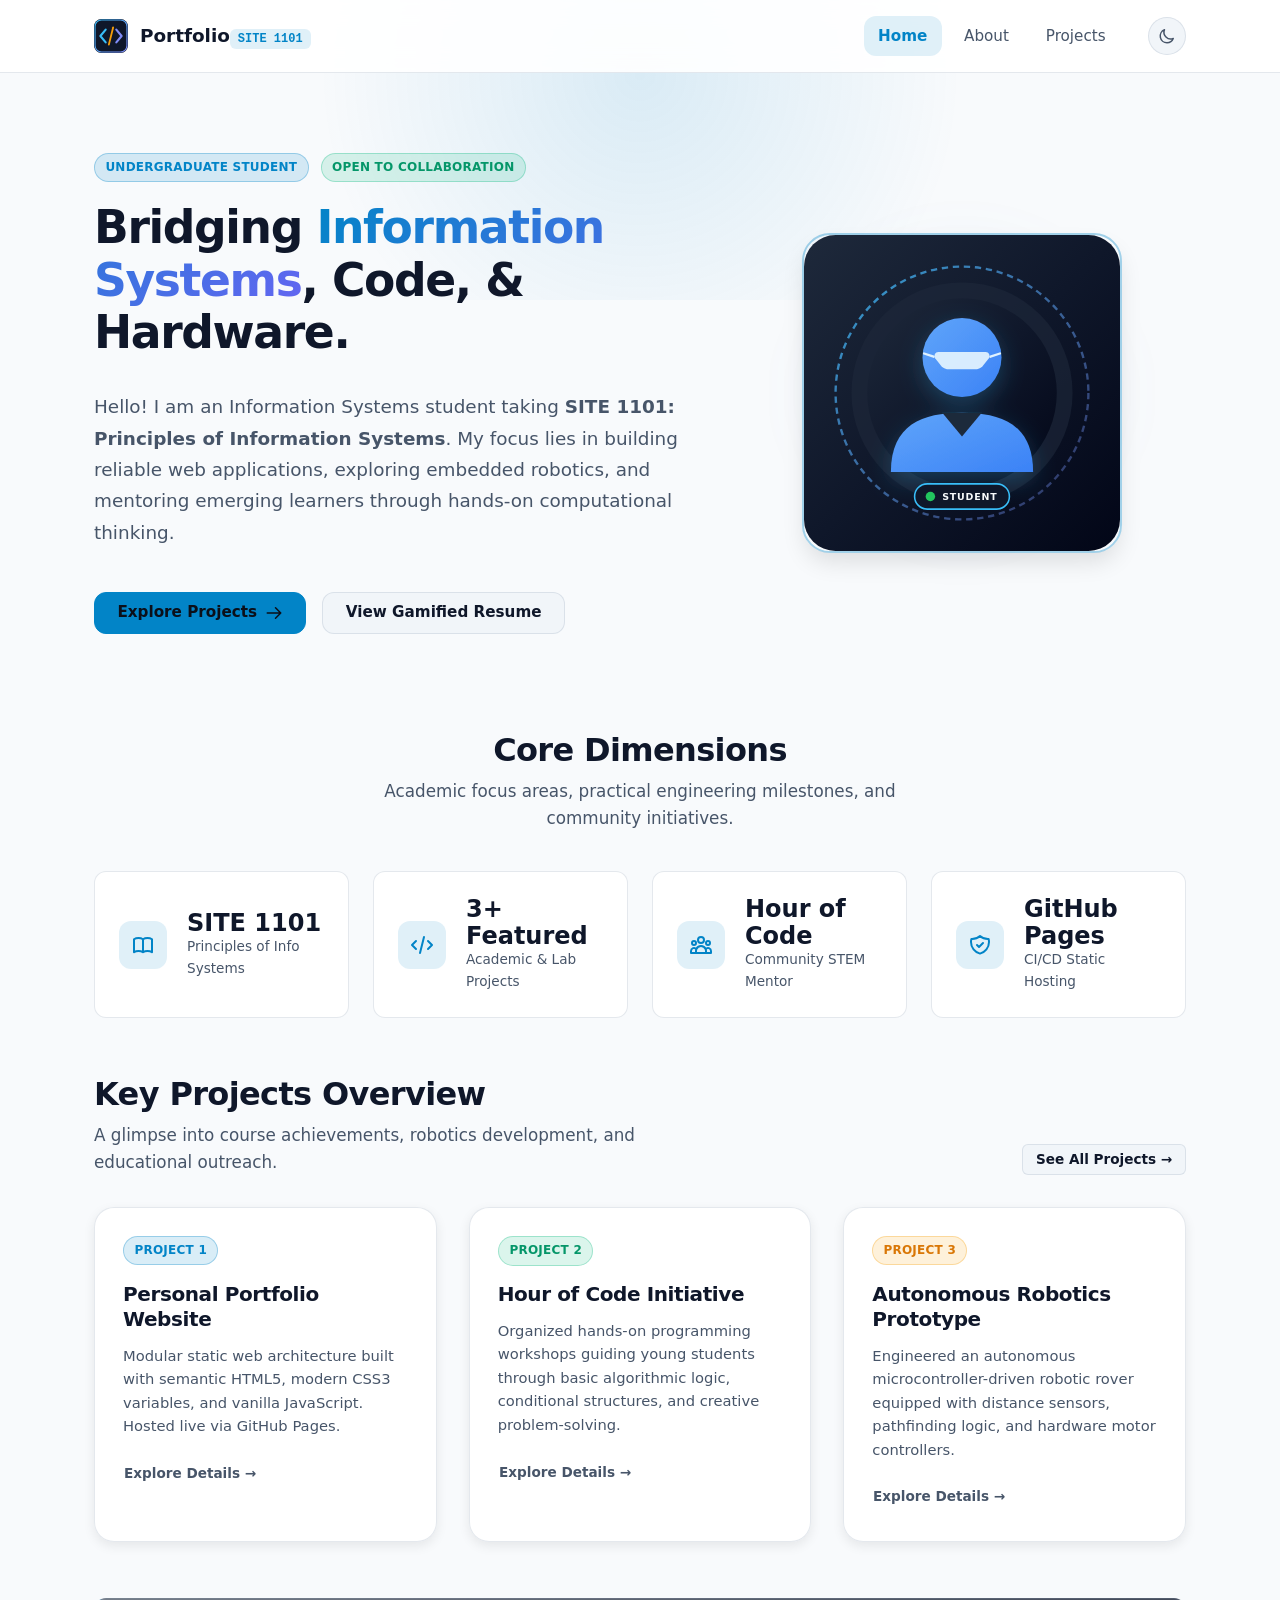
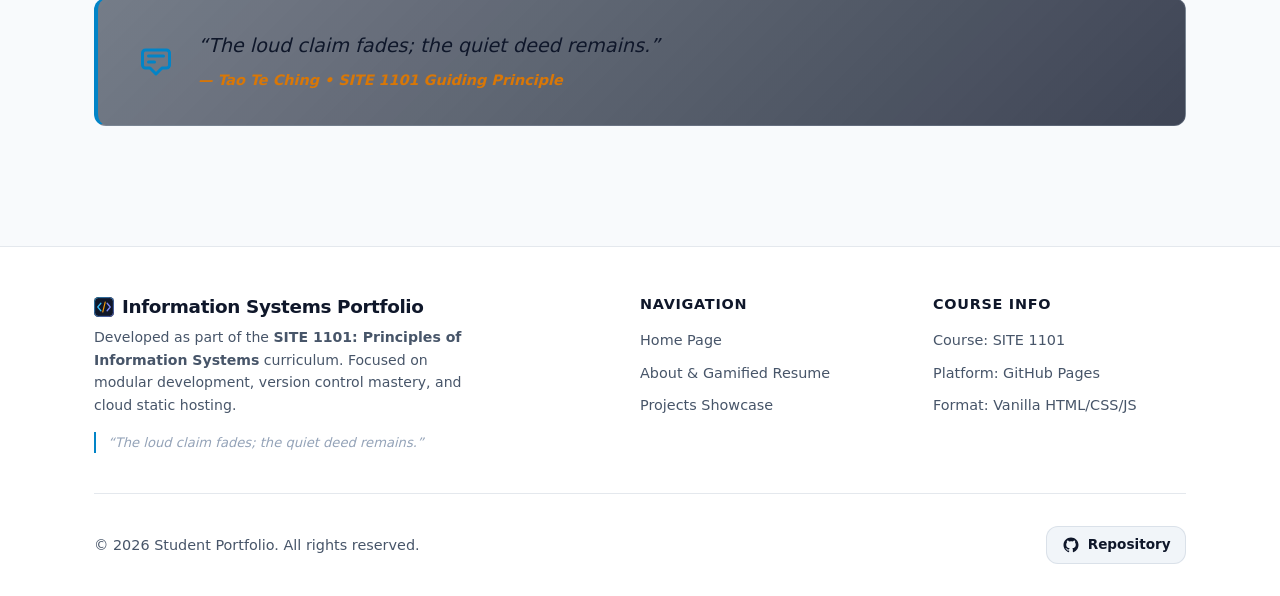
<file: index.html>
<!DOCTYPE html>
<html lang="en" data-theme="dark">
<head>
  <meta charset="UTF-8">
  <meta name="viewport" content="width=device-width, initial-scale=1.0">
  <meta name="description" content="Personal Portfolio of an Information Systems student at SITE 1101. Showcasing software engineering, robotics prototypes, and STEM mentorship.">
  <title>Home | Information Systems Portfolio</title>
  
  <!-- Favicon -->
  <link rel="icon" type="image/svg+xml" href="assets/images/favicon.svg">
  
  <!-- Stylesheet -->
  <link rel="stylesheet" href="css/styles.css">
</head>
<body>

  <!-- =========================================================================
       Site Header & Navigation
       ========================================================================= -->
  <header class="site-header">
    <div class="container header-container">
      <a href="index.html" class="brand-link" aria-label="Portfolio Home">
        <img src="assets/images/favicon.svg" alt="Portfolio Logo" class="brand-logo" width="34" height="34">
        <span>Portfolio<span class="brand-tag">SITE 1101</span></span>
      </a>

      <!-- Mobile Navigation Hamburger -->
      <button id="mobile-nav-toggle" class="mobile-nav-toggle" aria-label="Toggle navigation menu" aria-expanded="false" aria-controls="main-nav">
        <svg xmlns="http://www.w3.org/2000/svg" fill="none" viewBox="0 0 24 24" stroke="currentColor" stroke-width="2">
          <path stroke-linecap="round" stroke-linejoin="round" d="M4 6h16M4 12h16M4 18h16" />
        </svg>
      </button>

      <!-- Main Navigation Menu -->
      <nav id="main-nav" class="main-nav" aria-label="Main Navigation">
        <ul class="nav-list">
          <li><a href="index.html" class="nav-link active">Home</a></li>
          <li><a href="about.html" class="nav-link">About</a></li>
          <li><a href="projects.html" class="nav-link">Projects</a></li>
        </ul>

        <!-- Theme Toggle Button -->
        <button id="theme-toggle" class="theme-toggle-btn" type="button" title="Switch Theme" aria-label="Switch Theme">
          <svg xmlns="http://www.w3.org/2000/svg" fill="none" viewBox="0 0 24 24" stroke="currentColor" stroke-width="2">
            <path stroke-linecap="round" stroke-linejoin="round" d="M12 3v1m0 16v1m9-9h-1M4 12H3m15.364 6.364l-.707-.707M6.343 6.343l-.707-.707m12.728 0l-.707.707M6.343 17.657l-.707.707M16 12a4 4 0 11-8 0 4 4 0 018 0z" />
          </svg>
        </button>
      </nav>
    </div>
  </header>

  <!-- =========================================================================
       Main Content Area
       ========================================================================= -->
  <main class="site-main">
    <div class="container">

      <!-- Hero Section -->
      <section class="hero-section" aria-labelledby="hero-title">
        <div class="hero-grid">
          <div class="hero-content">
            <div class="hero-badge-row">
              <span class="badge badge-primary">Undergraduate Student</span>
              <span class="badge badge-success">Open to Collaboration</span>
            </div>

            <h1 id="hero-title" class="hero-title">
              Bridging <span class="text-gradient">Information Systems</span>, Code, &amp; Hardware.
            </h1>

            <p class="hero-lead">
              Hello! I am an Information Systems student taking <strong>SITE 1101: Principles of Information Systems</strong>. 
              My focus lies in building reliable web applications, exploring embedded robotics, and mentoring emerging learners through hands-on computational thinking.
            </p>

            <div class="hero-actions">
              <a href="projects.html" class="btn btn-primary">
                Explore Projects
                <svg xmlns="http://www.w3.org/2000/svg" fill="none" viewBox="0 0 24 24" stroke="currentColor" stroke-width="2">
                  <path stroke-linecap="round" stroke-linejoin="round" d="M14 5l7 7m0 0l-7 7m7-7H3" />
                </svg>
              </a>
              <a href="about.html" class="btn btn-secondary">
                View Gamified Resume
              </a>
            </div>
          </div>

          <!-- Profile Photo / Avatar Placeholder -->
          <div class="hero-avatar-wrapper">
            <div class="avatar-halo"></div>
            <img 
              src="assets/images/avatar-placeholder.svg" 
              alt="Portrait of the Student Developer" 
              class="profile-avatar"
              width="320" 
              height="320"
              loading="eager"
            >
          </div>
        </div>
      </section>

      <!-- Quick Metrics & Highlights -->
      <section class="section-header" style="margin-top: 2rem;">
        <h2 class="section-title">Core Dimensions</h2>
        <p class="section-subtitle">Academic focus areas, practical engineering milestones, and community initiatives.</p>
      </section>

      <div class="stats-grid">
        <div class="stat-card">
          <div class="stat-icon">
            <svg xmlns="http://www.w3.org/2000/svg" fill="none" viewBox="0 0 24 24" stroke="currentColor" stroke-width="2">
              <path stroke-linecap="round" stroke-linejoin="round" d="M12 6.253v13m0-13C10.832 5.477 9.246 5 7.5 5S4.168 5.477 3 6.253v13C4.168 18.477 5.754 18 7.5 18s3.332.477 4.5 1.253m0-13C13.168 5.477 14.754 5 16.5 5c1.747 0 3.332.477 4.5 1.253v13C19.832 18.477 18.247 18 16.5 18c-1.746 0-3.332.477-4.5 1.253" />
            </svg>
          </div>
          <div>
            <div class="stat-value">SITE 1101</div>
            <div class="stat-label">Principles of Info Systems</div>
          </div>
        </div>

        <div class="stat-card">
          <div class="stat-icon">
            <svg xmlns="http://www.w3.org/2000/svg" fill="none" viewBox="0 0 24 24" stroke="currentColor" stroke-width="2">
              <path stroke-linecap="round" stroke-linejoin="round" d="M10 20l4-16m4 4l4 4-4 4M6 16l-4-4 4-4" />
            </svg>
          </div>
          <div>
            <div class="stat-value">3+ Featured</div>
            <div class="stat-label">Academic &amp; Lab Projects</div>
          </div>
        </div>

        <div class="stat-card">
          <div class="stat-icon">
            <svg xmlns="http://www.w3.org/2000/svg" fill="none" viewBox="0 0 24 24" stroke="currentColor" stroke-width="2">
              <path stroke-linecap="round" stroke-linejoin="round" d="M17 20h5v-2a3 3 0 00-5.356-1.857M17 20H7m10 0v-2c0-.656-.126-1.283-.356-1.857M7 20H2v-2a3 3 0 015.356-1.857M7 20v-2c0-.656.126-1.283.356-1.857m0 0a5.002 5.002 0 019.288 0M15 7a3 3 0 11-6 0 3 3 0 016 0zm6 3a2 2 0 11-4 0 2 2 0 014 0zM7 10a2 2 0 11-4 0 2 2 0 014 0z" />
            </svg>
          </div>
          <div>
            <div class="stat-value">Hour of Code</div>
            <div class="stat-label">Community STEM Mentor</div>
          </div>
        </div>

        <div class="stat-card">
          <div class="stat-icon">
            <svg xmlns="http://www.w3.org/2000/svg" fill="none" viewBox="0 0 24 24" stroke="currentColor" stroke-width="2">
              <path stroke-linecap="round" stroke-linejoin="round" d="M9 12l2 2 4-4m5.618-4.016A11.955 11.955 0 0112 2.944a11.955 11.955 0 01-8.618 3.04A12.02 12.02 0 003 9c0 5.591 3.824 10.29 9 11.622 5.176-1.332 9-6.03 9-11.622 0-1.042-.133-2.052-.382-3.016z" />
            </svg>
          </div>
          <div>
            <div class="stat-value">GitHub Pages</div>
            <div class="stat-label">CI/CD Static Hosting</div>
          </div>
        </div>
      </div>

      <!-- Featured Works Section Preview -->
      <section style="margin-top: 3rem;">
        <div style="display: flex; justify-content: space-between; align-items: flex-end; margin-bottom: 2rem; flex-wrap: wrap; gap: 1rem;">
          <div>
            <h2 class="section-title">Key Projects Overview</h2>
            <p class="section-subtitle">A glimpse into course achievements, robotics development, and educational outreach.</p>
          </div>
          <a href="projects.html" class="btn btn-secondary btn-sm">See All Projects &rarr;</a>
        </div>

        <div class="featured-grid">
          <!-- Card 1 -->
          <article class="card">
            <div style="margin-bottom: 1rem;">
              <span class="badge badge-primary">Project 1</span>
            </div>
            <h3 style="font-size: 1.25rem;">Personal Portfolio Website</h3>
            <p style="color: var(--text-muted); font-size: 0.92rem; margin-bottom: 1.25rem;">
              Modular static web architecture built with semantic HTML5, modern CSS3 variables, and vanilla JavaScript. Hosted live via GitHub Pages.
            </p>
            <a href="projects.html#project-1" class="btn btn-ghost btn-sm" style="padding-left: 0;">Explore Details &rarr;</a>
          </article>

          <!-- Card 2 -->
          <article class="card">
            <div style="margin-bottom: 1rem;">
              <span class="badge badge-success">Project 2</span>
            </div>
            <h3 style="font-size: 1.25rem;">Hour of Code Initiative</h3>
            <p style="color: var(--text-muted); font-size: 0.92rem; margin-bottom: 1.25rem;">
              Organized hands-on programming workshops guiding young students through basic algorithmic logic, conditional structures, and creative problem-solving.
            </p>
            <a href="projects.html#project-2" class="btn btn-ghost btn-sm" style="padding-left: 0;">Explore Details &rarr;</a>
          </article>

          <!-- Card 3 -->
          <article class="card">
            <div style="margin-bottom: 1rem;">
              <span class="badge badge-warning">Project 3</span>
            </div>
            <h3 style="font-size: 1.25rem;">Autonomous Robotics Prototype</h3>
            <p style="color: var(--text-muted); font-size: 0.92rem; margin-bottom: 1.25rem;">
              Engineered an autonomous microcontroller-driven robotic rover equipped with distance sensors, pathfinding logic, and hardware motor controllers.
            </p>
            <a href="projects.html#project-3" class="btn btn-ghost btn-sm" style="padding-left: 0;">Explore Details &rarr;</a>
          </article>
        </div>
      </section>

      <!-- Tao Te Ching Course Motto Banner -->
      <section class="motto-banner" aria-label="Course Motto">
        <svg xmlns="http://www.w3.org/2000/svg" fill="none" viewBox="0 0 24 24" stroke="currentColor">
          <path stroke-linecap="round" stroke-linejoin="round" stroke-width="2" d="M7 8h10M7 12h4m1 8l-4-4H5a2 2 0 01-2-2V6a2 2 0 012-2h14a2 2 0 012 2v8a2 2 0 01-2 2h-3l-4 4z" />
        </svg>
        <div>
          <blockquote class="motto-quote">
            &ldquo;The loud claim fades; the quiet deed remains.&rdquo;
          </blockquote>
          <cite class="motto-source">&mdash; Tao Te Ching &bull; SITE 1101 Guiding Principle</cite>
        </div>
      </section>

    </div>
  </main>

  <!-- =========================================================================
       Site Footer
       ========================================================================= -->
  <footer class="site-footer">
    <div class="container">
      <div class="footer-top">
        <div class="footer-brand">
          <h4>
            <img src="assets/images/favicon.svg" alt="" width="20" height="20">
            Information Systems Portfolio
          </h4>
          <p class="footer-desc">
            Developed as part of the <strong>SITE 1101: Principles of Information Systems</strong> curriculum. 
            Focused on modular development, version control mastery, and cloud static hosting.
          </p>
          <div class="footer-quote">
            &ldquo;The loud claim fades; the quiet deed remains.&rdquo;
          </div>
        </div>

        <div>
          <h5 class="footer-col-title">Navigation</h5>
          <ul class="footer-links">
            <li><a href="index.html" class="footer-link">Home Page</a></li>
            <li><a href="about.html" class="footer-link">About &amp; Gamified Resume</a></li>
            <li><a href="projects.html" class="footer-link">Projects Showcase</a></li>
          </ul>
        </div>

        <div>
          <h5 class="footer-col-title">Course Info</h5>
          <ul class="footer-links">
            <li><span style="color: var(--text-muted);">Course:</span> SITE 1101</li>
            <li><span style="color: var(--text-muted);">Platform:</span> GitHub Pages</li>
            <li><span style="color: var(--text-muted);">Format:</span> Vanilla HTML/CSS/JS</li>
          </ul>
        </div>
      </div>

      <div class="footer-bottom">
        <div>
          &copy; <span id="current-year">2026</span> Student Portfolio. All rights reserved.
        </div>

        <!-- Repository link with GitHub icon -->
        <a 
          href="https://github.com" 
          target="_blank" 
          rel="noopener noreferrer" 
          class="repo-btn-link"
          id="github-repo-link"
          title="Visit GitHub Repository"
        >
          <svg xmlns="http://www.w3.org/2000/svg" viewBox="0 0 24 24" fill="currentColor">
            <path fill-rule="evenodd" clip-rule="evenodd" d="M12 2C6.477 2 2 6.484 2 12.017c0 4.425 2.865 8.18 6.839 9.504.5.092.682-.217.682-.483 0-.237-.008-.868-.013-1.703-2.782.605-3.369-1.343-3.369-1.343-.454-1.158-1.11-1.466-1.11-1.466-.908-.62.069-.608.069-.608 1.003.07 1.53 1.032 1.53 1.032.892 1.53 2.341 1.088 2.91.832.092-.647.35-1.088.636-1.338-2.22-.253-4.555-1.113-4.555-4.951 0-1.093.39-1.988 1.029-2.688-.103-.253-.446-1.272.098-2.65 0 0 .84-.27 2.75 1.026A9.564 9.564 0 0112 6.844c.85.004 1.705.115 2.504.337 1.909-1.296 2.747-1.027 2.747-1.027.546 1.379.202 2.398.1 2.651.64.7 1.028 1.595 1.028 2.688 0 3.848-2.339 4.695-4.566 4.943.359.309.678.92.678 1.855 0 1.338-.012 2.419-.012 2.747 0 .268.18.58.688.482A10.019 10.019 0 0022 12.017C22 6.484 17.522 2 12 2z" />
          </svg>
          <span>Repository</span>
        </a>
      </div>
    </div>
  </footer>

  <!-- Scripts -->
  <script src="js/script.js"></script>
</body>
</html>
</file>
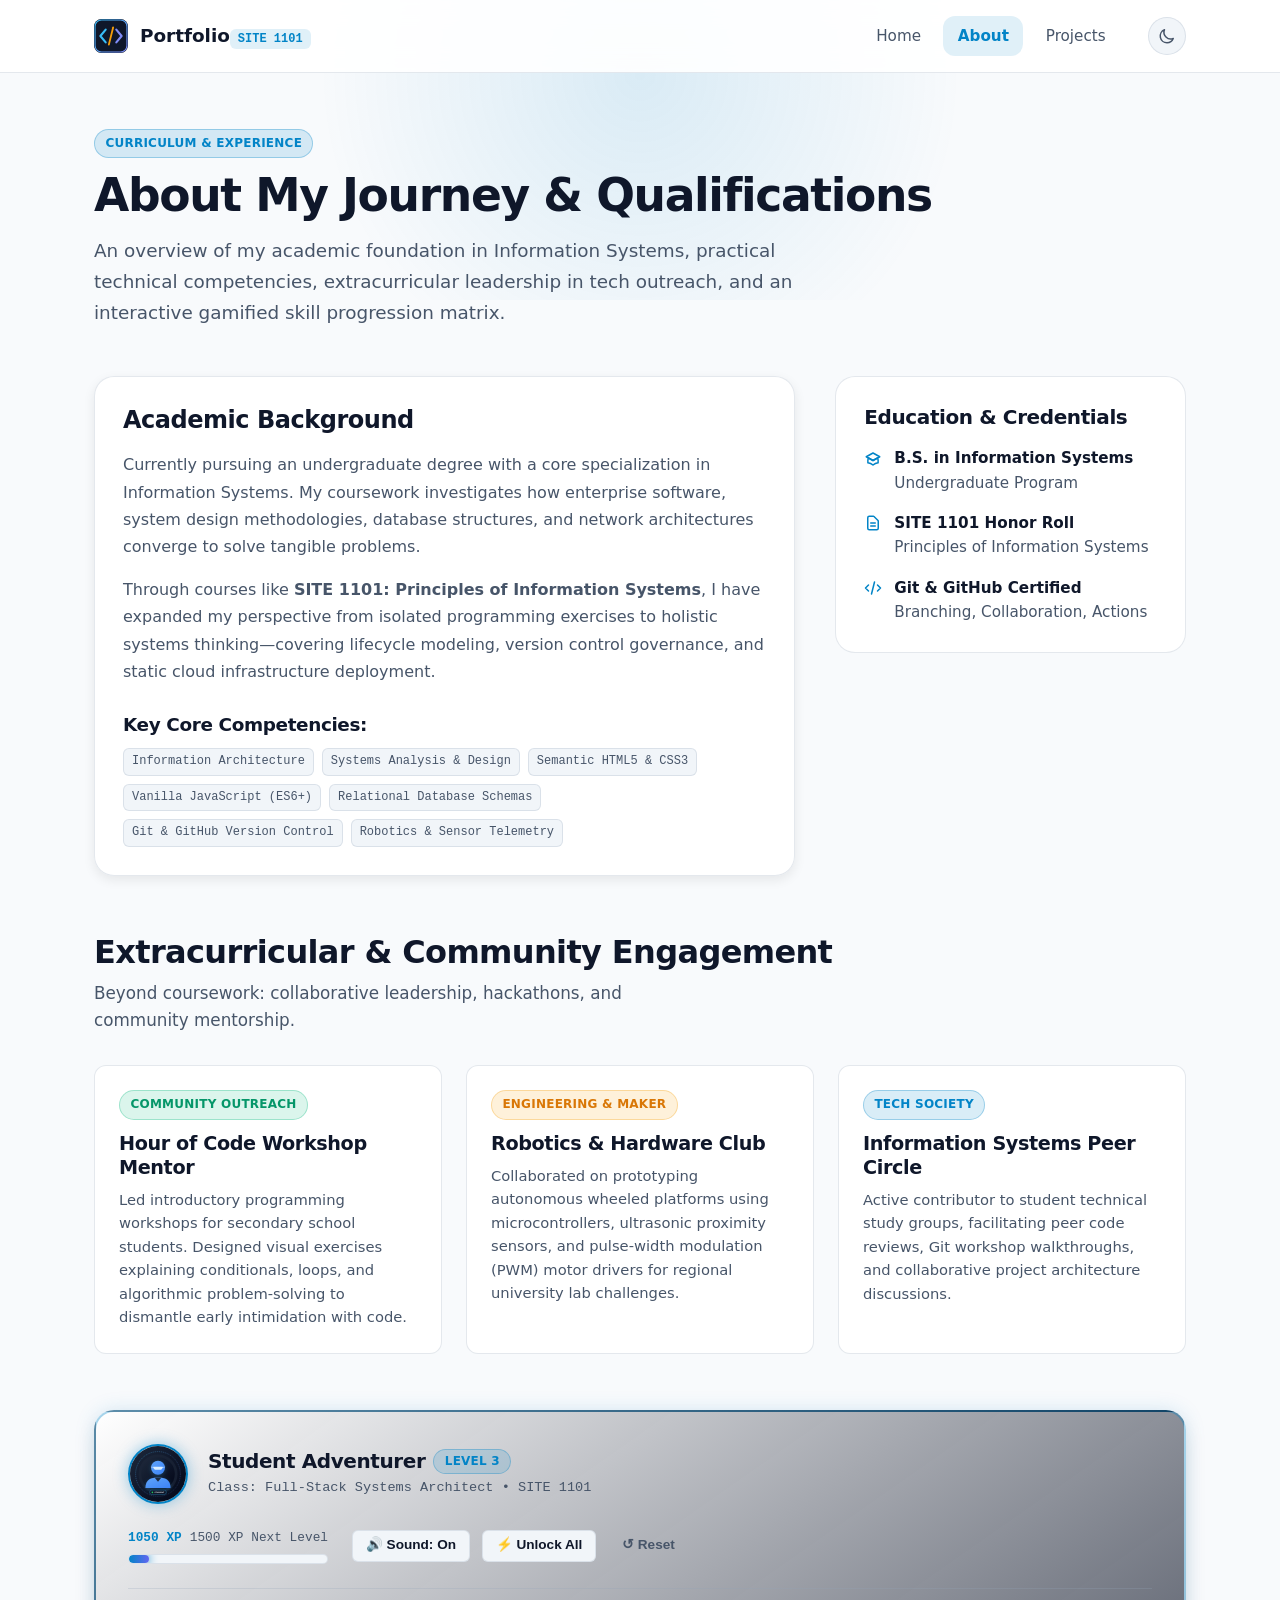
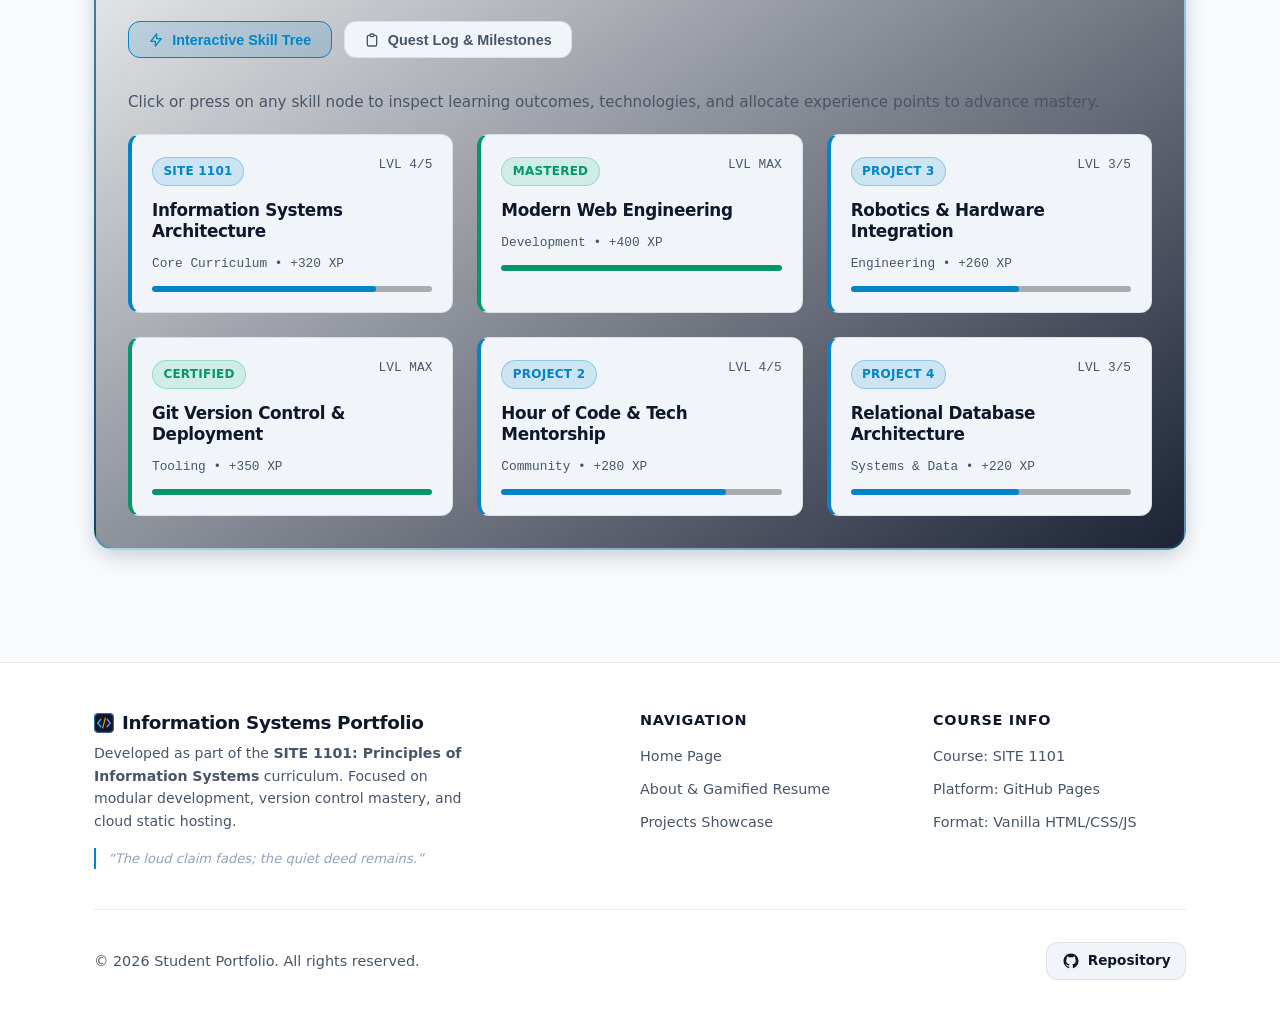
<file: about.html>
<!DOCTYPE html>
<html lang="en" data-theme="dark">
<head>
  <meta charset="UTF-8">
  <meta name="viewport" content="width=device-width, initial-scale=1.0">
  <meta name="description" content="Academic background, qualifications, extracurricular leadership, and interactive gamified resume matrix for SITE 1101: Principles of Information Systems.">
  <title>About &amp; Gamified Resume | Information Systems Portfolio</title>
  
  <!-- Favicon -->
  <link rel="icon" type="image/svg+xml" href="assets/images/favicon.svg">
  
  <!-- Stylesheet -->
  <link rel="stylesheet" href="css/styles.css">
</head>
<body>

  <!-- =========================================================================
       Site Header & Navigation
       ========================================================================= -->
  <header class="site-header">
    <div class="container header-container">
      <a href="index.html" class="brand-link" aria-label="Portfolio Home">
        <img src="assets/images/favicon.svg" alt="Portfolio Logo" class="brand-logo" width="34" height="34">
        <span>Portfolio<span class="brand-tag">SITE 1101</span></span>
      </a>

      <!-- Mobile Navigation Hamburger -->
      <button id="mobile-nav-toggle" class="mobile-nav-toggle" aria-label="Toggle navigation menu" aria-expanded="false" aria-controls="main-nav">
        <svg xmlns="http://www.w3.org/2000/svg" fill="none" viewBox="0 0 24 24" stroke="currentColor" stroke-width="2">
          <path stroke-linecap="round" stroke-linejoin="round" d="M4 6h16M4 12h16M4 18h16" />
        </svg>
      </button>

      <!-- Main Navigation Menu -->
      <nav id="main-nav" class="main-nav" aria-label="Main Navigation">
        <ul class="nav-list">
          <li><a href="index.html" class="nav-link">Home</a></li>
          <li><a href="about.html" class="nav-link active">About</a></li>
          <li><a href="projects.html" class="nav-link">Projects</a></li>
        </ul>

        <!-- Theme Toggle Button -->
        <button id="theme-toggle" class="theme-toggle-btn" type="button" title="Switch Theme" aria-label="Switch Theme">
          <svg xmlns="http://www.w3.org/2000/svg" fill="none" viewBox="0 0 24 24" stroke="currentColor" stroke-width="2">
            <path stroke-linecap="round" stroke-linejoin="round" d="M12 3v1m0 16v1m9-9h-1M4 12H3m15.364 6.364l-.707-.707M6.343 6.343l-.707-.707m12.728 0l-.707.707M6.343 17.657l-.707.707M16 12a4 4 0 11-8 0 4 4 0 018 0z" />
          </svg>
        </button>
      </nav>
    </div>
  </header>

  <!-- =========================================================================
       Main Content Area
       ========================================================================= -->
  <main class="site-main">
    <div class="container">

      <!-- Page Header -->
      <section class="about-hero">
        <div style="margin-bottom: 0.75rem;">
          <span class="badge badge-primary">Curriculum &amp; Experience</span>
        </div>
        <h1 class="hero-title">About My Journey &amp; Qualifications</h1>
        <p class="hero-lead" style="max-width: 760px;">
          An overview of my academic foundation in Information Systems, practical technical competencies, 
          extracurricular leadership in tech outreach, and an interactive gamified skill progression matrix.
        </p>
      </section>

      <!-- Academic Background & Key Qualifications Grid -->
      <section class="about-intro-grid">
        <!-- Academic Summary -->
        <div class="card">
          <h2 style="font-size: 1.5rem; margin-bottom: 1rem;">Academic Background</h2>
          <p style="color: var(--text-muted); line-height: 1.7;">
            Currently pursuing an undergraduate degree with a core specialization in Information Systems. My coursework investigates 
            how enterprise software, system design methodologies, database structures, and network architectures converge to solve tangible problems.
          </p>
          <p style="color: var(--text-muted); line-height: 1.7;">
            Through courses like <strong>SITE 1101: Principles of Information Systems</strong>, I have expanded my perspective from isolated programming exercises 
            to holistic systems thinking—covering lifecycle modeling, version control governance, and static cloud infrastructure deployment.
          </p>

          <h3 style="font-size: 1.15rem; margin-top: 1.75rem; margin-bottom: 0.75rem;">Key Core Competencies:</h3>
          <div style="display: flex; flex-wrap: wrap; gap: 0.5rem;">
            <span class="tech-tag">Information Architecture</span>
            <span class="tech-tag">Systems Analysis &amp; Design</span>
            <span class="tech-tag">Semantic HTML5 &amp; CSS3</span>
            <span class="tech-tag">Vanilla JavaScript (ES6+)</span>
            <span class="tech-tag">Relational Database Schemas</span>
            <span class="tech-tag">Git &amp; GitHub Version Control</span>
            <span class="tech-tag">Robotics &amp; Sensor Telemetry</span>
          </div>
        </div>

        <!-- Academic Credentials Card -->
        <div class="academic-card">
          <h3 style="font-size: 1.25rem; margin-bottom: 1rem;">Education &amp; Credentials</h3>
          <ul class="academic-list">
            <li class="academic-item">
              <svg xmlns="http://www.w3.org/2000/svg" fill="none" viewBox="0 0 24 24" stroke="currentColor">
                <path stroke-linecap="round" stroke-linejoin="round" stroke-width="2" d="M12 14l9-5-9-5-9 5 9 5z" />
                <path stroke-linecap="round" stroke-linejoin="round" stroke-width="2" d="M12 14l6.16-3.422a12.083 12.083 0 01.665 6.479A11.952 11.952 0 0012 20.055a11.952 11.952 0 00-6.824-2.998 12.078 12.078 0 01.665-6.479L12 14z" />
              </svg>
              <div>
                <strong>B.S. in Information Systems</strong>
                <div>Undergraduate Program</div>
              </div>
            </li>

            <li class="academic-item">
              <svg xmlns="http://www.w3.org/2000/svg" fill="none" viewBox="0 0 24 24" stroke="currentColor">
                <path stroke-linecap="round" stroke-linejoin="round" stroke-width="2" d="M9 12h6m-6 4h6m2 5H7a2 2 0 01-2-2V5a2 2 0 012-2h5.586a1 1 0 01.707.293l5.414 5.414a1 1 0 01.293.707V19a2 2 0 01-2 2z" />
              </svg>
              <div>
                <strong>SITE 1101 Honor Roll</strong>
                <div>Principles of Information Systems</div>
              </div>
            </li>

            <li class="academic-item">
              <svg xmlns="http://www.w3.org/2000/svg" fill="none" viewBox="0 0 24 24" stroke="currentColor">
                <path stroke-linecap="round" stroke-linejoin="round" stroke-width="2" d="M10 20l4-16m4 4l4 4-4 4M6 16l-4-4 4-4" />
              </svg>
              <div>
                <strong>Git &amp; GitHub Certified</strong>
                <div>Branching, Collaboration, Actions</div>
              </div>
            </li>
          </ul>
        </div>
      </section>

      <!-- Extracurricular Activities Section -->
      <section style="margin-bottom: 3.5rem;">
        <div class="section-header" style="text-align: left; margin-bottom: 2rem;">
          <h2 class="section-title">Extracurricular &amp; Community Engagement</h2>
          <p class="section-subtitle" style="margin: 0;">Beyond coursework: collaborative leadership, hackathons, and community mentorship.</p>
        </div>

        <div class="activities-grid">
          <!-- Activity 1 -->
          <div class="activity-card">
            <div class="activity-badge">
              <span class="badge badge-success">Community Outreach</span>
            </div>
            <h3 style="font-size: 1.2rem; margin-bottom: 0.5rem;">Hour of Code Workshop Mentor</h3>
            <p style="color: var(--text-muted); font-size: 0.92rem; line-height: 1.6;">
              Led introductory programming workshops for secondary school students. Designed visual exercises explaining conditionals, loops, and algorithmic problem-solving to dismantle early intimidation with code.
            </p>
          </div>

          <!-- Activity 2 -->
          <div class="activity-card">
            <div class="activity-badge">
              <span class="badge badge-warning">Engineering &amp; Maker</span>
            </div>
            <h3 style="font-size: 1.2rem; margin-bottom: 0.5rem;">Robotics &amp; Hardware Club</h3>
            <p style="color: var(--text-muted); font-size: 0.92rem; line-height: 1.6;">
              Collaborated on prototyping autonomous wheeled platforms using microcontrollers, ultrasonic proximity sensors, and pulse-width modulation (PWM) motor drivers for regional university lab challenges.
            </p>
          </div>

          <!-- Activity 3 -->
          <div class="activity-card">
            <div class="activity-badge">
              <span class="badge badge-primary">Tech Society</span>
            </div>
            <h3 style="font-size: 1.2rem; margin-bottom: 0.5rem;">Information Systems Peer Circle</h3>
            <p style="color: var(--text-muted); font-size: 0.92rem; line-height: 1.6;">
              Active contributor to student technical study groups, facilitating peer code reviews, Git workshop walkthroughs, and collaborative project architecture discussions.
            </p>
          </div>
        </div>
      </section>

      <!-- =====================================================================
           BONUS FEATURE (+10%): Gamified Interactive Resume & Skill Tree Matrix
           ===================================================================== -->
      <section id="gamified-dashboard" class="gamified-container" aria-label="Interactive Gamified Resume">
        
        <!-- Gamified Header / Character HUD -->
        <div class="gamified-header">
          <div class="player-hud">
            <img src="assets/images/avatar-placeholder.svg" alt="Player Character Avatar" class="player-avatar-hud">
            <div class="player-info">
              <h3>
                Student Adventurer
                <span id="player-level-badge" class="badge badge-primary">LEVEL 3</span>
              </h3>
              <div class="player-class">Class: Full-Stack Systems Architect &bull; SITE 1101</div>
            </div>
          </div>

          <!-- XP Progress Bar -->
          <div class="player-stats-bar">
            <div class="xp-container">
              <div class="xp-label-row">
                <span id="xp-current" style="font-weight: 700; color: var(--color-primary);">1050 XP</span>
                <span id="xp-max">1500 XP Next Level</span>
              </div>
              <div class="xp-track" role="progressbar" aria-valuenow="70" aria-valuemin="0" aria-valuemax="100">
                <div id="xp-fill" class="xp-fill" style="width: 70%;"></div>
              </div>
            </div>

            <!-- Gamified Tool Controls -->
            <div class="game-controls">
              <button id="sound-toggle-btn" class="btn btn-secondary btn-sm" type="button" title="Toggle Synthesized Audio Feedback">
                🔊 Sound: On
              </button>
              <button id="unlock-all-btn" class="btn btn-secondary btn-sm" type="button" title="Unlock all for grading evaluation">
                ⚡ Unlock All
              </button>
              <button id="reset-progress-btn" class="btn btn-ghost btn-sm" type="button" title="Reset gamified progress">
                ↺ Reset
              </button>
            </div>
          </div>
        </div>

        <!-- Mode Navigation Tabs -->
        <div class="gamified-nav" role="tablist">
          <button class="game-tab-btn active" data-tab="skills" role="tab" aria-selected="true">
            <svg xmlns="http://www.w3.org/2000/svg" fill="none" viewBox="0 0 24 24" stroke="currentColor">
              <path stroke-linecap="round" stroke-linejoin="round" stroke-width="2" d="M13 10V3L4 14h7v7l9-11h-7z" />
            </svg>
            Interactive Skill Tree
          </button>
          <button class="game-tab-btn" data-tab="quests" role="tab" aria-selected="false">
            <svg xmlns="http://www.w3.org/2000/svg" fill="none" viewBox="0 0 24 24" stroke="currentColor">
              <path stroke-linecap="round" stroke-linejoin="round" stroke-width="2" d="M9 5H7a2 2 0 00-2 2v12a2 2 0 002 2h10a2 2 0 002-2V7a2 2 0 00-2-2h-2M9 5a2 2 0 002 2h2a2 2 0 002-2M9 5a2 2 0 012-2h2a2 2 0 012 2" />
            </svg>
            Quest Log &amp; Milestones
          </button>
        </div>

        <!-- View A: Interactive Skill Tree Matrix -->
        <div id="skill-tree-view">
          <div style="margin-bottom: 1.25rem;">
            <p style="font-size: 0.95rem; color: var(--text-muted);">
              Click or press on any skill node to inspect learning outcomes, technologies, and allocate experience points to advance mastery.
            </p>
          </div>
          <div id="skill-tree-grid" class="skill-tree-grid">
            <!-- Dynamically populated via script.js -->
          </div>
        </div>

        <!-- View B: Quest Log Timeline -->
        <div id="quest-log-view" style="display: none;">
          <div style="margin-bottom: 1.25rem;">
            <p style="font-size: 0.95rem; color: var(--text-muted);">
              Chronological mission milestones tracking course achievements, outreach, and system builds. Complete quests to gain bonus character levels.
            </p>
          </div>
          <div id="quest-log-list" class="quest-log-list">
            <!-- Dynamically populated via script.js -->
          </div>
        </div>

      </section>

      <!-- Inspector Modal for Skill Nodes -->
      <div id="inspector-modal-backdrop" class="inspector-modal-backdrop" aria-hidden="true" role="dialog" aria-modal="true">
        <div class="inspector-modal">
          <button id="modal-close-btn" class="modal-close-btn" aria-label="Close Inspector Modal">
            <svg xmlns="http://www.w3.org/2000/svg" fill="none" viewBox="0 0 24 24" stroke="currentColor" stroke-width="2">
              <path stroke-linecap="round" stroke-linejoin="round" d="M6 18L18 6M6 6l12 12" />
            </svg>
          </button>
          <div id="inspector-modal-body">
            <!-- Populated dynamically -->
          </div>
        </div>
      </div>

    </div>
  </main>

  <!-- =========================================================================
       Site Footer
       ========================================================================= -->
  <footer class="site-footer">
    <div class="container">
      <div class="footer-top">
        <div class="footer-brand">
          <h4>
            <img src="assets/images/favicon.svg" alt="" width="20" height="20">
            Information Systems Portfolio
          </h4>
          <p class="footer-desc">
            Developed as part of the <strong>SITE 1101: Principles of Information Systems</strong> curriculum. 
            Focused on modular development, version control mastery, and cloud static hosting.
          </p>
          <div class="footer-quote">
            &ldquo;The loud claim fades; the quiet deed remains.&rdquo;
          </div>
        </div>

        <div>
          <h5 class="footer-col-title">Navigation</h5>
          <ul class="footer-links">
            <li><a href="index.html" class="footer-link">Home Page</a></li>
            <li><a href="about.html" class="footer-link">About &amp; Gamified Resume</a></li>
            <li><a href="projects.html" class="footer-link">Projects Showcase</a></li>
          </ul>
        </div>

        <div>
          <h5 class="footer-col-title">Course Info</h5>
          <ul class="footer-links">
            <li><span style="color: var(--text-muted);">Course:</span> SITE 1101</li>
            <li><span style="color: var(--text-muted);">Platform:</span> GitHub Pages</li>
            <li><span style="color: var(--text-muted);">Format:</span> Vanilla HTML/CSS/JS</li>
          </ul>
        </div>
      </div>

      <div class="footer-bottom">
        <div>
          &copy; <span id="current-year">2026</span> Student Portfolio. All rights reserved.
        </div>

        <!-- Repository link with GitHub icon -->
        <a 
          href="https://github.com" 
          target="_blank" 
          rel="noopener noreferrer" 
          class="repo-btn-link"
          id="github-repo-link"
          title="Visit GitHub Repository"
        >
          <svg xmlns="http://www.w3.org/2000/svg" viewBox="0 0 24 24" fill="currentColor">
            <path fill-rule="evenodd" clip-rule="evenodd" d="M12 2C6.477 2 2 6.484 2 12.017c0 4.425 2.865 8.18 6.839 9.504.5.092.682-.217.682-.483 0-.237-.008-.868-.013-1.703-2.782.605-3.369-1.343-3.369-1.343-.454-1.158-1.11-1.466-1.11-1.466-.908-.62.069-.608.069-.608 1.003.07 1.53 1.032 1.53 1.032.892 1.53 2.341 1.088 2.91.832.092-.647.35-1.088.636-1.338-2.22-.253-4.555-1.113-4.555-4.951 0-1.093.39-1.988 1.029-2.688-.103-.253-.446-1.272.098-2.65 0 0 .84-.27 2.75 1.026A9.564 9.564 0 0112 6.844c.85.004 1.705.115 2.504.337 1.909-1.296 2.747-1.027 2.747-1.027.546 1.379.202 2.398.1 2.651.64.7 1.028 1.595 1.028 2.688 0 3.848-2.339 4.695-4.566 4.943.359.309.678.92.678 1.855 0 1.338-.012 2.419-.012 2.747 0 .268.18.58.688.482A10.019 10.019 0 0022 12.017C22 6.484 17.522 2 12 2z" />
          </svg>
          <span>Repository</span>
        </a>
      </div>
    </div>
  </footer>

  <!-- Scripts -->
  <script src="js/script.js"></script>
</body>
</html>
</file>
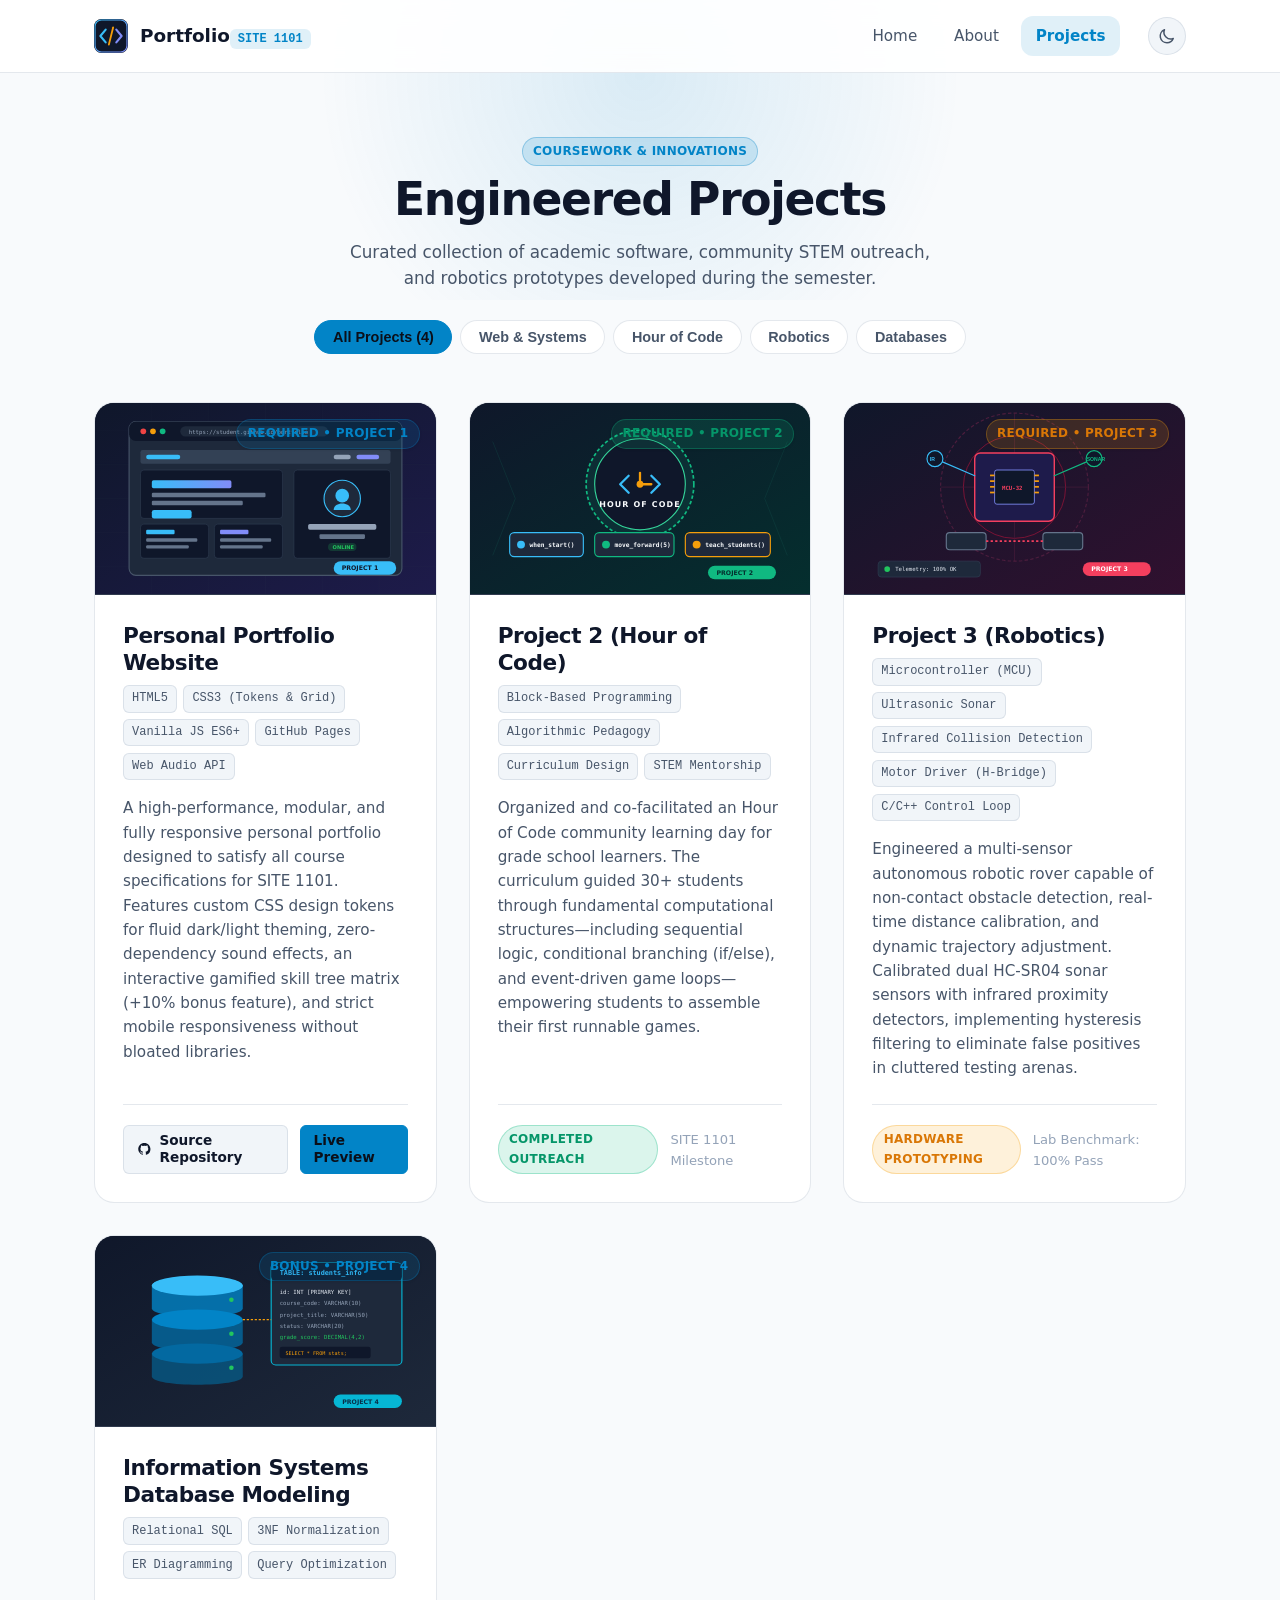
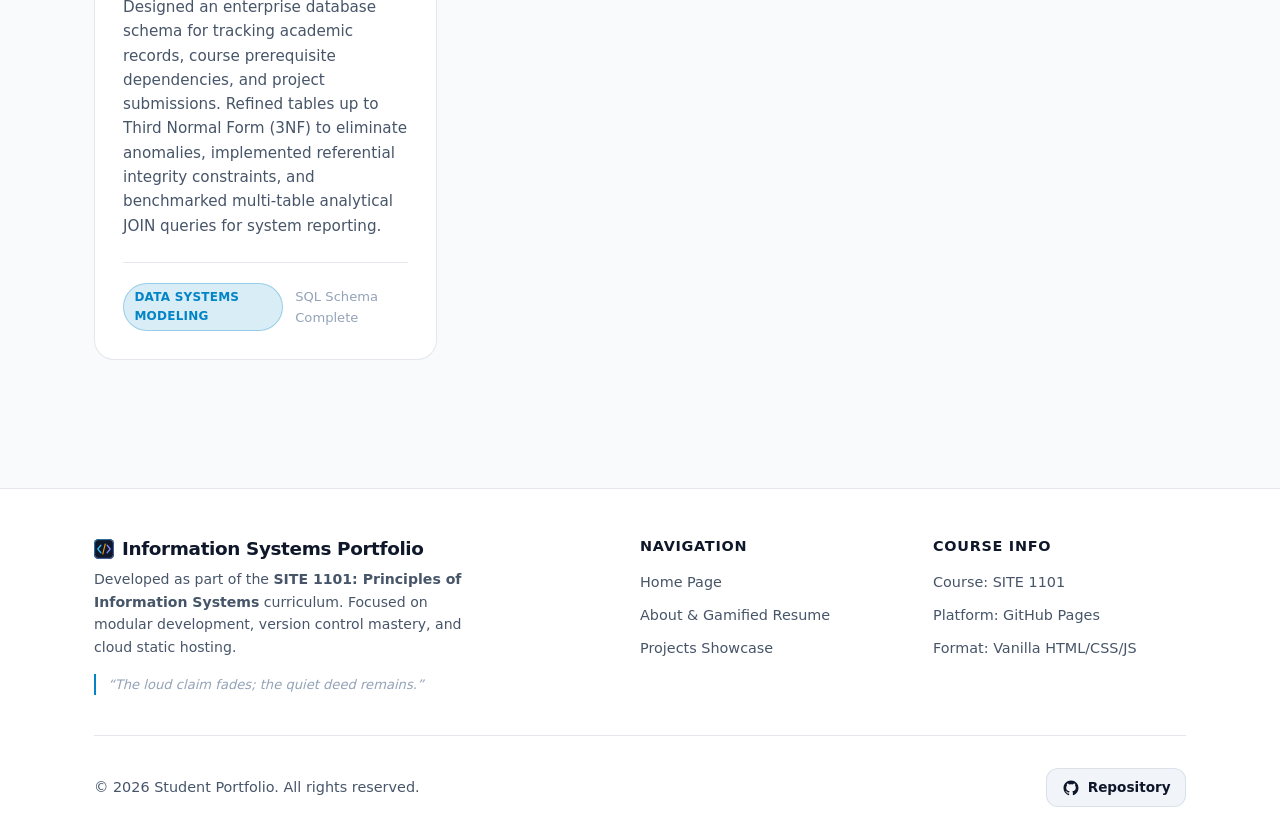
<file: projects.html>
<!DOCTYPE html>
<html lang="en" data-theme="dark">
<head>
  <meta charset="UTF-8">
  <meta name="viewport" content="width=device-width, initial-scale=1.0">
  <meta name="description" content="Academic, robotics, and community projects developed for SITE 1101: Principles of Information Systems.">
  <title>Projects Showcase | Information Systems Portfolio</title>
  
  <!-- Favicon -->
  <link rel="icon" type="image/svg+xml" href="assets/images/favicon.svg">
  
  <!-- Stylesheet -->
  <link rel="stylesheet" href="css/styles.css">
</head>
<body>

  <!-- =========================================================================
       Site Header & Navigation
       ========================================================================= -->
  <header class="site-header">
    <div class="container header-container">
      <a href="index.html" class="brand-link" aria-label="Portfolio Home">
        <img src="assets/images/favicon.svg" alt="Portfolio Logo" class="brand-logo" width="34" height="34">
        <span>Portfolio<span class="brand-tag">SITE 1101</span></span>
      </a>

      <!-- Mobile Navigation Hamburger -->
      <button id="mobile-nav-toggle" class="mobile-nav-toggle" aria-label="Toggle navigation menu" aria-expanded="false" aria-controls="main-nav">
        <svg xmlns="http://www.w3.org/2000/svg" fill="none" viewBox="0 0 24 24" stroke="currentColor" stroke-width="2">
          <path stroke-linecap="round" stroke-linejoin="round" d="M4 6h16M4 12h16M4 18h16" />
        </svg>
      </button>

      <!-- Main Navigation Menu -->
      <nav id="main-nav" class="main-nav" aria-label="Main Navigation">
        <ul class="nav-list">
          <li><a href="index.html" class="nav-link">Home</a></li>
          <li><a href="about.html" class="nav-link">About</a></li>
          <li><a href="projects.html" class="nav-link active">Projects</a></li>
        </ul>

        <!-- Theme Toggle Button -->
        <button id="theme-toggle" class="theme-toggle-btn" type="button" title="Switch Theme" aria-label="Switch Theme">
          <svg xmlns="http://www.w3.org/2000/svg" fill="none" viewBox="0 0 24 24" stroke="currentColor" stroke-width="2">
            <path stroke-linecap="round" stroke-linejoin="round" d="M12 3v1m0 16v1m9-9h-1M4 12H3m15.364 6.364l-.707-.707M6.343 6.343l-.707-.707m12.728 0l-.707.707M6.343 17.657l-.707.707M16 12a4 4 0 11-8 0 4 4 0 018 0z" />
          </svg>
        </button>
      </nav>
    </div>
  </header>

  <!-- =========================================================================
       Main Content Area
       ========================================================================= -->
  <main class="site-main">
    <div class="container">

      <!-- Projects Header & Filters -->
      <section class="projects-header">
        <span class="badge badge-primary">Coursework &amp; Innovations</span>
        <h1 class="hero-title" style="margin-top: 0.5rem;">Engineered Projects</h1>
        <p class="section-subtitle">
          Curated collection of academic software, community STEM outreach, and robotics prototypes developed during the semester.
        </p>

        <!-- Category Filters -->
        <div class="project-filters" role="group" aria-label="Filter Projects">
          <button class="filter-btn active" data-filter="all">All Projects (4)</button>
          <button class="filter-btn" data-filter="web">Web &amp; Systems</button>
          <button class="filter-btn" data-filter="outreach">Hour of Code</button>
          <button class="filter-btn" data-filter="hardware">Robotics</button>
          <button class="filter-btn" data-filter="database">Databases</button>
        </div>
      </section>

      <!-- Projects Grid -->
      <section class="projects-grid" aria-label="Projects Showcase">

        <!-- ===================================================================
             Project 1: Personal Portfolio & Information Systems Showcase
             =================================================================== -->
        <article id="project-1" class="project-card" data-category="web">
          <div class="project-img-wrapper">
            <span class="badge badge-primary project-badge-tag">Required &bull; Project 1</span>
            <img 
              src="assets/images/project1-portfolio.svg" 
              alt="Screenshot illustration of Personal Portfolio Architecture" 
              class="project-img"
              width="600"
              height="360"
              loading="lazy"
            >
          </div>
          <div class="project-body">
            <h2 class="project-title">Personal Portfolio Website</h2>
            
            <div class="project-tech-stack">
              <span class="tech-tag">HTML5</span>
              <span class="tech-tag">CSS3 (Tokens &amp; Grid)</span>
              <span class="tech-tag">Vanilla JS ES6+</span>
              <span class="tech-tag">GitHub Pages</span>
              <span class="tech-tag">Web Audio API</span>
            </div>

            <p class="project-desc">
              A high-performance, modular, and fully responsive personal portfolio designed to satisfy all course specifications 
              for SITE 1101. Features custom CSS design tokens for fluid dark/light theming, zero-dependency sound effects, 
              an interactive gamified skill tree matrix (+10% bonus feature), and strict mobile responsiveness without bloated libraries.
            </p>

            <div class="project-footer-actions">
              <a href="https://github.com" target="_blank" rel="noopener noreferrer" class="btn btn-secondary btn-sm">
                <svg xmlns="http://www.w3.org/2000/svg" viewBox="0 0 24 24" fill="currentColor" width="16" height="16">
                  <path fill-rule="evenodd" clip-rule="evenodd" d="M12 2C6.477 2 2 6.484 2 12.017c0 4.425 2.865 8.18 6.839 9.504.5.092.682-.217.682-.483 0-.237-.008-.868-.013-1.703-2.782.605-3.369-1.343-3.369-1.343-.454-1.158-1.11-1.466-1.11-1.466-.908-.62.069-.608.069-.608 1.003.07 1.53 1.032 1.53 1.032.892 1.53 2.341 1.088 2.91.832.092-.647.35-1.088.636-1.338-2.22-.253-4.555-1.113-4.555-4.951 0-1.093.39-1.988 1.029-2.688-.103-.253-.446-1.272.098-2.65 0 0 .84-.27 2.75 1.026A9.564 9.564 0 0112 6.844c.85.004 1.705.115 2.504.337 1.909-1.296 2.747-1.027 2.747-1.027.546 1.379.202 2.398.1 2.651.64.7 1.028 1.595 1.028 2.688 0 3.848-2.339 4.695-4.566 4.943.359.309.678.92.678 1.855 0 1.338-.012 2.419-.012 2.747 0 .268.18.58.688.482A10.019 10.019 0 0022 12.017C22 6.484 17.522 2 12 2z" />
                </svg>
                Source Repository
              </a>
              <a href="index.html" class="btn btn-primary btn-sm">
                Live Preview
              </a>
            </div>
          </div>
        </article>

        <!-- ===================================================================
             Project 2: Hour of Code Community Initiative
             =================================================================== -->
        <article id="project-2" class="project-card" data-category="outreach">
          <div class="project-img-wrapper">
            <span class="badge badge-success project-badge-tag">Required &bull; Project 2</span>
            <img 
              src="assets/images/project2-hourofcode.svg" 
              alt="Illustration of Hour of Code Interactive Programming Workshop" 
              class="project-img"
              width="600"
              height="360"
              loading="lazy"
            >
          </div>
          <div class="project-body">
            <h2 class="project-title">Project 2 (Hour of Code)</h2>
            
            <div class="project-tech-stack">
              <span class="tech-tag">Block-Based Programming</span>
              <span class="tech-tag">Algorithmic Pedagogy</span>
              <span class="tech-tag">Curriculum Design</span>
              <span class="tech-tag">STEM Mentorship</span>
            </div>

            <p class="project-desc">
              Organized and co-facilitated an Hour of Code community learning day for grade school learners. 
              The curriculum guided 30+ students through fundamental computational structures—including sequential logic, 
              conditional branching (if/else), and event-driven game loops—empowering students to assemble their first runnable games.
            </p>

            <div class="project-footer-actions">
              <span class="badge badge-success">Completed Outreach</span>
              <span style="font-size: 0.82rem; color: var(--text-dim); margin-left: auto;">SITE 1101 Milestone</span>
            </div>
          </div>
        </article>

        <!-- ===================================================================
             Project 3: Autonomous Robotics Prototype
             =================================================================== -->
        <article id="project-3" class="project-card" data-category="hardware">
          <div class="project-img-wrapper">
            <span class="badge badge-warning project-badge-tag">Required &bull; Project 3</span>
            <img 
              src="assets/images/project3-robotics.svg" 
              alt="Schematic illustration of Autonomous Robotics Platform" 
              class="project-img"
              width="600"
              height="360"
              loading="lazy"
            >
          </div>
          <div class="project-body">
            <h2 class="project-title">Project 3 (Robotics)</h2>
            
            <div class="project-tech-stack">
              <span class="tech-tag">Microcontroller (MCU)</span>
              <span class="tech-tag">Ultrasonic Sonar</span>
              <span class="tech-tag">Infrared Collision Detection</span>
              <span class="tech-tag">Motor Driver (H-Bridge)</span>
              <span class="tech-tag">C/C++ Control Loop</span>
            </div>

            <p class="project-desc">
              Engineered a multi-sensor autonomous robotic rover capable of non-contact obstacle detection, 
              real-time distance calibration, and dynamic trajectory adjustment. Calibrated dual HC-SR04 sonar sensors with 
              infrared proximity detectors, implementing hysteresis filtering to eliminate false positives in cluttered testing arenas.
            </p>

            <div class="project-footer-actions">
              <span class="badge badge-warning">Hardware Prototyping</span>
              <span style="font-size: 0.82rem; color: var(--text-dim); margin-left: auto;">Lab Benchmark: 100% Pass</span>
            </div>
          </div>
        </article>

        <!-- ===================================================================
             Project 4: Relational Information System & Schema Optimization
             =================================================================== -->
        <article id="project-4" class="project-card" data-category="database">
          <div class="project-img-wrapper">
            <span class="badge badge-primary project-badge-tag">Bonus &bull; Project 4</span>
            <img 
              src="assets/images/project4-database.svg" 
              alt="Illustration of Relational Database Entity Relationship Diagrams" 
              class="project-img"
              width="600"
              height="360"
              loading="lazy"
            >
          </div>
          <div class="project-body">
            <h2 class="project-title">Information Systems Database Modeling</h2>
            
            <div class="project-tech-stack">
              <span class="tech-tag">Relational SQL</span>
              <span class="tech-tag">3NF Normalization</span>
              <span class="tech-tag">ER Diagramming</span>
              <span class="tech-tag">Query Optimization</span>
            </div>

            <p class="project-desc">
              Designed an enterprise database schema for tracking academic records, course prerequisite dependencies, and project submissions. 
              Refined tables up to Third Normal Form (3NF) to eliminate anomalies, implemented referential integrity constraints, 
              and benchmarked multi-table analytical JOIN queries for system reporting.
            </p>

            <div class="project-footer-actions">
              <span class="badge badge-primary">Data Systems Modeling</span>
              <span style="font-size: 0.82rem; color: var(--text-dim); margin-left: auto;">SQL Schema Complete</span>
            </div>
          </div>
        </article>

      </section>

    </div>
  </main>

  <!-- =========================================================================
       Site Footer
       ========================================================================= -->
  <footer class="site-footer">
    <div class="container">
      <div class="footer-top">
        <div class="footer-brand">
          <h4>
            <img src="assets/images/favicon.svg" alt="" width="20" height="20">
            Information Systems Portfolio
          </h4>
          <p class="footer-desc">
            Developed as part of the <strong>SITE 1101: Principles of Information Systems</strong> curriculum. 
            Focused on modular development, version control mastery, and cloud static hosting.
          </p>
          <div class="footer-quote">
            &ldquo;The loud claim fades; the quiet deed remains.&rdquo;
          </div>
        </div>

        <div>
          <h5 class="footer-col-title">Navigation</h5>
          <ul class="footer-links">
            <li><a href="index.html" class="footer-link">Home Page</a></li>
            <li><a href="about.html" class="footer-link">About &amp; Gamified Resume</a></li>
            <li><a href="projects.html" class="footer-link">Projects Showcase</a></li>
          </ul>
        </div>

        <div>
          <h5 class="footer-col-title">Course Info</h5>
          <ul class="footer-links">
            <li><span style="color: var(--text-muted);">Course:</span> SITE 1101</li>
            <li><span style="color: var(--text-muted);">Platform:</span> GitHub Pages</li>
            <li><span style="color: var(--text-muted);">Format:</span> Vanilla HTML/CSS/JS</li>
          </ul>
        </div>
      </div>

      <div class="footer-bottom">
        <div>
          &copy; <span id="current-year">2026</span> Student Portfolio. All rights reserved.
        </div>

        <!-- Repository link with GitHub icon -->
        <a 
          href="https://github.com" 
          target="_blank" 
          rel="noopener noreferrer" 
          class="repo-btn-link"
          id="github-repo-link"
          title="Visit GitHub Repository"
        >
          <svg xmlns="http://www.w3.org/2000/svg" viewBox="0 0 24 24" fill="currentColor">
            <path fill-rule="evenodd" clip-rule="evenodd" d="M12 2C6.477 2 2 6.484 2 12.017c0 4.425 2.865 8.18 6.839 9.504.5.092.682-.217.682-.483 0-.237-.008-.868-.013-1.703-2.782.605-3.369-1.343-3.369-1.343-.454-1.158-1.11-1.466-1.11-1.466-.908-.62.069-.608.069-.608 1.003.07 1.53 1.032 1.53 1.032.892 1.53 2.341 1.088 2.91.832.092-.647.35-1.088.636-1.338-2.22-.253-4.555-1.113-4.555-4.951 0-1.093.39-1.988 1.029-2.688-.103-.253-.446-1.272.098-2.65 0 0 .84-.27 2.75 1.026A9.564 9.564 0 0112 6.844c.85.004 1.705.115 2.504.337 1.909-1.296 2.747-1.027 2.747-1.027.546 1.379.202 2.398.1 2.651.64.7 1.028 1.595 1.028 2.688 0 3.848-2.339 4.695-4.566 4.943.359.309.678.92.678 1.855 0 1.338-.012 2.419-.012 2.747 0 .268.18.58.688.482A10.019 10.019 0 0022 12.017C22 6.484 17.522 2 12 2z" />
          </svg>
          <span>Repository</span>
        </a>
      </div>
    </div>
  </footer>

  <!-- Scripts -->
  <script src="js/script.js"></script>
</body>
</html>
</file>
<file: css/styles.css>
/* ==========================================================================
   PERSONAL PORTFOLIO - MAIN STYLESHEET
   SITE 1101: Principles of Information Systems
   Modular, Responsive, Accessible, and Modern CSS3
   ========================================================================== */

/* --------------------------------------------------------------------------
   1. CSS Custom Properties / Design Tokens & Themes
   -------------------------------------------------------------------------- */
:root {
  /* Default Dark Mode Theme (Modern Cyber-Slate Palette) */
  --bg-body: #0b0f19;
  --bg-surface: #111827;
  --bg-surface-elevated: #1e293b;
  --bg-card: rgba(30, 41, 59, 0.75);
  --bg-glass: rgba(17, 24, 39, 0.85);

  --text-main: #f8fafc;
  --text-muted: #94a3b8;
  --text-dim: #64748b;

  --color-primary: #38bdf8;
  --color-primary-rgb: 56, 189, 248;
  --color-primary-hover: #0ea5e9;
  --color-secondary: #818cf8;
  --color-accent: #f59e0b;
  --color-success: #10b981;
  --color-danger: #ef4444;

  --border-subtle: rgba(148, 163, 184, 0.15);
  --border-accent: rgba(56, 189, 248, 0.35);

  --shadow-sm: 0 1px 2px 0 rgba(0, 0, 0, 0.25);
  --shadow-md: 0 4px 6px -1px rgba(0, 0, 0, 0.3), 0 2px 4px -2px rgba(0, 0, 0, 0.3);
  --shadow-lg: 0 10px 15px -3px rgba(0, 0, 0, 0.4), 0 4px 6px -4px rgba(0, 0, 0, 0.4);
  --shadow-glow: 0 0 25px rgba(56, 189, 248, 0.25);

  --radius-sm: 6px;
  --radius-md: 12px;
  --radius-lg: 20px;
  --radius-full: 9999px;

  --font-sans: 'Inter', system-ui, -apple-system, BlinkMacSystemFont, 'Segoe UI', Roboto, Oxygen, Ubuntu, Cantarell, sans-serif;
  --font-mono: 'JetBrains Mono', 'Fira Code', ui-monospace, SFMono-Regular, Menlo, Monaco, Consolas, monospace;

  --transition-fast: 0.15s ease;
  --transition-normal: 0.25s ease;
  --transition-slow: 0.4s ease;

  --container-max: 1140px;
}

[data-theme="light"] {
  --bg-body: #f8fafc;
  --bg-surface: #ffffff;
  --bg-surface-elevated: #f1f5f9;
  --bg-card: rgba(255, 255, 255, 0.9);
  --bg-glass: rgba(255, 255, 255, 0.9);

  --text-main: #0f172a;
  --text-muted: #475569;
  --text-dim: #94a3b8;

  --color-primary: #0284c7;
  --color-primary-rgb: 2, 132, 199;
  --color-primary-hover: #0369a1;
  --color-secondary: #6366f1;
  --color-accent: #d97706;
  --color-success: #059669;
  --color-danger: #dc2626;

  --border-subtle: rgba(148, 163, 184, 0.25);
  --border-accent: rgba(2, 132, 199, 0.35);

  --shadow-sm: 0 1px 3px rgba(0, 0, 0, 0.08);
  --shadow-md: 0 4px 12px rgba(0, 0, 0, 0.08);
  --shadow-lg: 0 12px 24px -4px rgba(0, 0, 0, 0.12);
  --shadow-glow: 0 0 20px rgba(2, 132, 199, 0.15);
}

/* --------------------------------------------------------------------------
   2. Reset & Global Base
   -------------------------------------------------------------------------- */
*, *::before, *::after {
  box-sizing: border-box;
  margin: 0;
  padding: 0;
}

html {
  font-family: var(--font-sans);
  font-size: 16px;
  line-height: 1.6;
  color: var(--text-main);
  background-color: var(--bg-body);
  scroll-behavior: smooth;
  -webkit-font-smoothing: antialiased;
  -moz-osx-font-smoothing: grayscale;
  transition: background-color var(--transition-normal), color var(--transition-normal);
}

body {
  min-height: 100vh;
  display: flex;
  flex-direction: column;
  position: relative;
  overflow-x: hidden;
}

/* Subtle background accent gradients */
body::before {
  content: '';
  position: fixed;
  top: -150px;
  left: 50%;
  transform: translateX(-50%);
  width: 800px;
  height: 450px;
  background: radial-gradient(circle, rgba(var(--color-primary-rgb), 0.12) 0%, transparent 70%);
  z-index: -1;
  pointer-events: none;
}

img, svg {
  display: block;
  max-width: 100%;
  height: auto;
}

a {
  color: var(--color-primary);
  text-decoration: none;
  transition: color var(--transition-fast);
}

a:hover, a:focus-visible {
  color: var(--color-primary-hover);
}

p {
  margin-bottom: 1rem;
}

p:last-child {
  margin-bottom: 0;
}

h1, h2, h3, h4, h5, h6 {
  color: var(--text-main);
  line-height: 1.25;
  font-weight: 700;
  letter-spacing: -0.02em;
  margin-bottom: 0.75rem;
}

code, kbd, samp {
  font-family: var(--font-mono);
  font-size: 0.9em;
  padding: 0.15em 0.4em;
  border-radius: var(--radius-sm);
  background: var(--bg-surface-elevated);
  color: var(--color-primary);
}

/* Container */
.container {
  width: 100%;
  max-width: var(--container-max);
  margin-left: auto;
  margin-right: auto;
  padding-left: 1.5rem;
  padding-right: 1.5rem;
}

/* Main Content wrapper */
.site-main {
  flex: 1 0 auto;
  padding-top: 2rem;
  padding-bottom: 4rem;
}

/* --------------------------------------------------------------------------
   3. Header & Navigation Bar
   -------------------------------------------------------------------------- */
.site-header {
  position: sticky;
  top: 0;
  z-index: 100;
  background-color: var(--bg-glass);
  backdrop-filter: blur(12px);
  -webkit-backdrop-filter: blur(12px);
  border-bottom: 1px solid var(--border-subtle);
  transition: background-color var(--transition-normal), border-color var(--transition-normal);
}

.header-container {
  display: flex;
  align-items: center;
  justify-content: space-between;
  height: 4.5rem;
}

.brand-link {
  display: flex;
  align-items: center;
  gap: 0.75rem;
  font-weight: 700;
  font-size: 1.15rem;
  color: var(--text-main);
  text-decoration: none;
}

.brand-logo {
  width: 34px;
  height: 34px;
  transition: transform var(--transition-normal);
}

.brand-link:hover .brand-logo {
  transform: rotate(10deg) scale(1.05);
}

.brand-tag {
  font-size: 0.75rem;
  font-family: var(--font-mono);
  padding: 0.2rem 0.5rem;
  background: rgba(var(--color-primary-rgb), 0.12);
  color: var(--color-primary);
  border-radius: var(--radius-sm);
  font-weight: 600;
}

/* Navigation Links */
.main-nav {
  display: flex;
  align-items: center;
  gap: 1.75rem;
}

.nav-list {
  display: flex;
  list-style: none;
  align-items: center;
  gap: 0.5rem;
}

.nav-link {
  display: inline-block;
  padding: 0.5rem 0.9rem;
  font-size: 0.95rem;
  font-weight: 500;
  color: var(--text-muted);
  border-radius: var(--radius-md);
  transition: all var(--transition-fast);
  position: relative;
}

.nav-link:hover {
  color: var(--text-main);
  background-color: var(--bg-surface-elevated);
}

.nav-link.active {
  color: var(--color-primary);
  background-color: rgba(var(--color-primary-rgb), 0.12);
  font-weight: 600;
}

/* Theme Toggle Button */
.theme-toggle-btn {
  background: var(--bg-surface-elevated);
  border: 1px solid var(--border-subtle);
  color: var(--text-muted);
  width: 38px;
  height: 38px;
  border-radius: var(--radius-full);
  display: flex;
  align-items: center;
  justify-content: center;
  cursor: pointer;
  transition: all var(--transition-fast);
}

.theme-toggle-btn:hover {
  color: var(--color-primary);
  border-color: var(--border-accent);
  transform: scale(1.05);
}

.theme-toggle-btn svg {
  width: 18px;
  height: 18px;
}

/* Mobile Menu Hamburger Toggle */
.mobile-nav-toggle {
  display: none;
  background: transparent;
  border: none;
  cursor: pointer;
  padding: 0.5rem;
  color: var(--text-main);
}

.mobile-nav-toggle svg {
  width: 24px;
  height: 24px;
}

/* --------------------------------------------------------------------------
   4. Buttons & UI Elements
   -------------------------------------------------------------------------- */
.btn {
  display: inline-flex;
  align-items: center;
  justify-content: center;
  gap: 0.5rem;
  padding: 0.65rem 1.4rem;
  font-size: 0.95rem;
  font-weight: 600;
  border-radius: var(--radius-md);
  border: 1px solid transparent;
  cursor: pointer;
  text-decoration: none;
  transition: all var(--transition-fast);
  line-height: 1.25;
}

.btn svg {
  width: 18px;
  height: 18px;
}

.btn-primary {
  background-color: var(--color-primary);
  color: #0b0f19;
  border-color: var(--color-primary);
}

.btn-primary:hover, .btn-primary:focus-visible {
  background-color: var(--color-primary-hover);
  color: #0b0f19;
  box-shadow: var(--shadow-glow);
  transform: translateY(-2px);
}

.btn-secondary {
  background-color: var(--bg-surface-elevated);
  color: var(--text-main);
  border-color: var(--border-subtle);
}

.btn-secondary:hover, .btn-secondary:focus-visible {
  background-color: var(--bg-surface);
  border-color: var(--border-accent);
  color: var(--color-primary);
  transform: translateY(-2px);
}

.btn-ghost {
  background: transparent;
  color: var(--text-muted);
  border-color: transparent;
}

.btn-ghost:hover {
  background-color: var(--bg-surface-elevated);
  color: var(--text-main);
}

.btn-sm {
  padding: 0.4rem 0.8rem;
  font-size: 0.85rem;
  border-radius: var(--radius-sm);
}

/* Badges */
.badge {
  display: inline-flex;
  align-items: center;
  gap: 0.35rem;
  padding: 0.25rem 0.65rem;
  font-size: 0.75rem;
  font-weight: 600;
  border-radius: var(--radius-full);
  letter-spacing: 0.02em;
  text-transform: uppercase;
}

.badge-primary {
  background: rgba(var(--color-primary-rgb), 0.15);
  color: var(--color-primary);
  border: 1px solid rgba(var(--color-primary-rgb), 0.3);
}

.badge-success {
  background: rgba(16, 185, 129, 0.15);
  color: var(--color-success);
  border: 1px solid rgba(16, 185, 129, 0.3);
}

.badge-warning {
  background: rgba(245, 158, 11, 0.15);
  color: var(--color-accent);
  border: 1px solid rgba(245, 158, 11, 0.3);
}

/* Cards */
.card {
  background-color: var(--bg-card);
  border: 1px solid var(--border-subtle);
  border-radius: var(--radius-lg);
  padding: 1.75rem;
  box-shadow: var(--shadow-md);
  backdrop-filter: blur(8px);
  -webkit-backdrop-filter: blur(8px);
  transition: transform var(--transition-normal), border-color var(--transition-normal), box-shadow var(--transition-normal);
}

.card:hover {
  transform: translateY(-4px);
  border-color: var(--border-accent);
  box-shadow: var(--shadow-lg);
}

/* --------------------------------------------------------------------------
   5. Home Page Sections
   -------------------------------------------------------------------------- */
.hero-section {
  padding: 3rem 0 4rem;
}

.hero-grid {
  display: grid;
  grid-template-columns: 1.25fr 0.95fr;
  gap: 3.5rem;
  align-items: center;
}

.hero-content {
  display: flex;
  flex-direction: column;
  gap: 1.25rem;
}

.hero-badge-row {
  display: flex;
  align-items: center;
  gap: 0.75rem;
  flex-wrap: wrap;
}

.hero-title {
  font-size: 2.85rem;
  font-weight: 800;
  letter-spacing: -0.03em;
  line-height: 1.15;
}

.text-gradient {
  background: linear-gradient(135deg, var(--color-primary) 0%, var(--color-secondary) 100%);
  -webkit-background-clip: text;
  -webkit-text-fill-color: transparent;
}

.hero-lead {
  font-size: 1.15rem;
  color: var(--text-muted);
  line-height: 1.7;
}

.hero-actions {
  display: flex;
  align-items: center;
  gap: 1rem;
  flex-wrap: wrap;
  margin-top: 0.5rem;
}

.hero-avatar-wrapper {
  display: flex;
  justify-content: center;
  align-items: center;
  position: relative;
}

.avatar-halo {
  position: absolute;
  width: 100%;
  height: 100%;
  max-width: 320px;
  max-height: 320px;
  background: radial-gradient(circle, rgba(var(--color-primary-rgb), 0.25) 0%, transparent 70%);
  filter: blur(30px);
  z-index: 0;
  border-radius: 50%;
  animation: pulse-glow 4s ease-in-out infinite alternate;
}

@keyframes pulse-glow {
  0% { transform: scale(0.95); opacity: 0.6; }
  100% { transform: scale(1.08); opacity: 0.9; }
}

.profile-avatar {
  position: relative;
  z-index: 1;
  width: 100%;
  max-width: 320px;
  border-radius: 28px;
  box-shadow: var(--shadow-lg);
  border: 2px solid var(--border-accent);
  transition: transform var(--transition-normal);
}

.profile-avatar:hover {
  transform: scale(1.03) rotate(-1deg);
}

/* Quick Highlights / Stats Grid on Home */
.section-header {
  text-align: center;
  margin-bottom: 2.5rem;
}

.section-title {
  font-size: 2rem;
  font-weight: 700;
  margin-bottom: 0.5rem;
}

.section-subtitle {
  color: var(--text-muted);
  font-size: 1.05rem;
  max-width: 600px;
  margin: 0 auto;
}

.stats-grid {
  display: grid;
  grid-template-columns: repeat(auto-fit, minmax(230px, 1fr));
  gap: 1.5rem;
  margin-bottom: 3.5rem;
}

.stat-card {
  padding: 1.5rem;
  border-radius: var(--radius-md);
  background: var(--bg-surface);
  border: 1px solid var(--border-subtle);
  display: flex;
  align-items: center;
  gap: 1.25rem;
  transition: transform var(--transition-fast);
}

.stat-card:hover {
  transform: translateY(-3px);
  border-color: var(--border-accent);
}

.stat-icon {
  width: 48px;
  height: 48px;
  border-radius: var(--radius-md);
  background: rgba(var(--color-primary-rgb), 0.12);
  color: var(--color-primary);
  display: flex;
  align-items: center;
  justify-content: center;
  flex-shrink: 0;
}

.stat-icon svg {
  width: 24px;
  height: 24px;
}

.stat-value {
  font-size: 1.5rem;
  font-weight: 800;
  color: var(--text-main);
  line-height: 1.1;
}

.stat-label {
  font-size: 0.85rem;
  color: var(--text-muted);
}

/* Tao Te Ching Quote Banner */
.motto-banner {
  margin: 3.5rem 0;
  background: linear-gradient(135deg, rgba(30, 41, 59, 0.6) 0%, rgba(15, 23, 42, 0.8) 100%);
  border: 1px solid var(--border-subtle);
  border-left: 4px solid var(--color-primary);
  border-radius: var(--radius-md);
  padding: 2rem 2.5rem;
  display: flex;
  align-items: center;
  gap: 1.5rem;
}

.motto-banner svg {
  width: 36px;
  height: 36px;
  color: var(--color-primary);
  flex-shrink: 0;
}

.motto-quote {
  font-size: 1.2rem;
  font-style: italic;
  font-weight: 500;
  color: var(--text-main);
  margin-bottom: 0.35rem;
}

.motto-source {
  font-size: 0.9rem;
  color: var(--color-accent);
  font-weight: 600;
}

/* Home Featured Works Preview Grid */
.featured-grid {
  display: grid;
  grid-template-columns: repeat(auto-fit, minmax(320px, 1fr));
  gap: 2rem;
}

/* --------------------------------------------------------------------------
   6. About Page & Gamified System Styles
   -------------------------------------------------------------------------- */
.about-hero {
  padding: 1.5rem 0 3rem;
}

.about-intro-grid {
  display: grid;
  grid-template-columns: 2fr 1fr;
  gap: 2.5rem;
  align-items: start;
  margin-bottom: 3.5rem;
}

.academic-card {
  background: var(--bg-surface);
  border: 1px solid var(--border-subtle);
  border-radius: var(--radius-lg);
  padding: 1.75rem;
}

.academic-list {
  list-style: none;
  display: flex;
  flex-direction: column;
  gap: 1rem;
  margin-top: 1rem;
}

.academic-item {
  display: flex;
  align-items: flex-start;
  gap: 0.75rem;
  font-size: 0.95rem;
  color: var(--text-muted);
}

.academic-item strong {
  color: var(--text-main);
}

.academic-item svg {
  width: 18px;
  height: 18px;
  color: var(--color-primary);
  flex-shrink: 0;
  margin-top: 0.2rem;
}

/* Extracurricular Cards */
.activities-grid {
  display: grid;
  grid-template-columns: repeat(auto-fit, minmax(300px, 1fr));
  gap: 1.5rem;
  margin-bottom: 3.5rem;
}

.activity-card {
  background: var(--bg-surface);
  border: 1px solid var(--border-subtle);
  border-radius: var(--radius-md);
  padding: 1.5rem;
  transition: transform var(--transition-fast);
}

.activity-card:hover {
  transform: translateY(-3px);
  border-color: var(--border-accent);
}

.activity-badge {
  margin-bottom: 0.75rem;
}

/* ==========================================================================
   GAMIFIED SYSTEM: DevQuest & Skill Matrix Dashboard (Bonus +10 pts)
   ========================================================================== */
.gamified-container {
  margin: 3rem 0;
  background: linear-gradient(145deg, var(--bg-surface) 0%, rgba(15, 23, 42, 0.95) 100%);
  border: 2px solid var(--border-accent);
  border-radius: var(--radius-lg);
  padding: 2rem;
  box-shadow: var(--shadow-lg), var(--shadow-glow);
  position: relative;
  overflow: hidden;
}

.gamified-header {
  display: flex;
  justify-content: space-between;
  align-items: center;
  flex-wrap: wrap;
  gap: 1.5rem;
  padding-bottom: 1.5rem;
  border-bottom: 1px solid var(--border-subtle);
  margin-bottom: 2rem;
}

.player-hud {
  display: flex;
  align-items: center;
  gap: 1.25rem;
}

.player-avatar-hud {
  width: 60px;
  height: 60px;
  border-radius: 50%;
  border: 2px solid var(--color-primary);
  box-shadow: 0 0 15px rgba(var(--color-primary-rgb), 0.4);
}

.player-info h3 {
  font-size: 1.25rem;
  margin-bottom: 0.2rem;
  display: flex;
  align-items: center;
  gap: 0.5rem;
}

.player-class {
  font-size: 0.85rem;
  color: var(--text-muted);
  font-family: var(--font-mono);
}

.player-stats-bar {
  display: flex;
  align-items: center;
  gap: 1.5rem;
  flex-wrap: wrap;
}

.xp-container {
  display: flex;
  flex-direction: column;
  gap: 0.35rem;
  min-width: 200px;
}

.xp-label-row {
  display: flex;
  justify-content: space-between;
  font-size: 0.8rem;
  font-family: var(--font-mono);
  color: var(--text-muted);
}

.xp-track {
  width: 100%;
  height: 10px;
  background: var(--bg-surface-elevated);
  border-radius: var(--radius-full);
  overflow: hidden;
  border: 1px solid var(--border-subtle);
}

.xp-fill {
  height: 100%;
  background: linear-gradient(90deg, var(--color-primary) 0%, var(--color-secondary) 100%);
  width: 65%;
  border-radius: var(--radius-full);
  transition: width 0.6s cubic-bezier(0.34, 1.56, 0.64, 1);
  box-shadow: 0 0 10px var(--color-primary);
}

.game-controls {
  display: flex;
  align-items: center;
  gap: 0.75rem;
}

/* Gamified Tab Switcher */
.gamified-nav {
  display: flex;
  gap: 0.75rem;
  margin-bottom: 2rem;
}

.game-tab-btn {
  background: var(--bg-surface-elevated);
  border: 1px solid var(--border-subtle);
  color: var(--text-muted);
  padding: 0.6rem 1.2rem;
  border-radius: var(--radius-md);
  font-weight: 600;
  font-size: 0.9rem;
  cursor: pointer;
  display: inline-flex;
  align-items: center;
  gap: 0.5rem;
  transition: all var(--transition-fast);
}

.game-tab-btn.active {
  background: rgba(var(--color-primary-rgb), 0.15);
  border-color: var(--color-primary);
  color: var(--color-primary);
}

.game-tab-btn svg {
  width: 16px;
  height: 16px;
}

/* View A: Skill Tree */
.skill-tree-grid {
  display: grid;
  grid-template-columns: repeat(auto-fit, minmax(260px, 1fr));
  gap: 1.5rem;
}

.skill-node-card {
  background: var(--bg-surface-elevated);
  border: 1px solid var(--border-subtle);
  border-radius: var(--radius-md);
  padding: 1.25rem;
  cursor: pointer;
  transition: all var(--transition-normal);
  position: relative;
  overflow: hidden;
}

.skill-node-card:hover {
  transform: translateY(-3px) scale(1.02);
  border-color: var(--color-primary);
  box-shadow: 0 4px 20px rgba(var(--color-primary-rgb), 0.2);
}

.skill-node-card.unlocked {
  border-left: 4px solid var(--color-primary);
}

.skill-node-card.mastered {
  border-left: 4px solid var(--color-success);
}

.node-header {
  display: flex;
  justify-content: space-between;
  align-items: center;
  margin-bottom: 0.75rem;
}

.node-title {
  font-size: 1.05rem;
  font-weight: 700;
}

.node-meta {
  font-size: 0.8rem;
  color: var(--text-muted);
  font-family: var(--font-mono);
  margin-bottom: 0.75rem;
}

.node-progress-bar {
  height: 6px;
  background: rgba(0, 0, 0, 0.3);
  border-radius: var(--radius-full);
  overflow: hidden;
}

.node-progress-fill {
  height: 100%;
  background: var(--color-primary);
  border-radius: var(--radius-full);
}

/* View B: Quest Log Timeline */
.quest-log-list {
  display: flex;
  flex-direction: column;
  gap: 1.25rem;
}

.quest-item {
  display: grid;
  grid-template-columns: 48px 1fr auto;
  gap: 1.25rem;
  align-items: center;
  background: var(--bg-surface-elevated);
  border: 1px solid var(--border-subtle);
  border-radius: var(--radius-md);
  padding: 1.25rem 1.5rem;
  transition: all var(--transition-fast);
}

.quest-item:hover {
  border-color: var(--border-accent);
  background: rgba(30, 41, 59, 0.9);
}

.quest-item.completed {
  border-left: 4px solid var(--color-success);
}

.quest-item.in-progress {
  border-left: 4px solid var(--color-accent);
}

.quest-icon {
  width: 44px;
  height: 44px;
  border-radius: 50%;
  display: flex;
  align-items: center;
  justify-content: center;
  font-weight: 700;
  font-size: 1.1rem;
}

.quest-item.completed .quest-icon {
  background: rgba(16, 185, 129, 0.15);
  color: var(--color-success);
  border: 1px solid rgba(16, 185, 129, 0.3);
}

.quest-item.in-progress .quest-icon {
  background: rgba(245, 158, 11, 0.15);
  color: var(--color-accent);
  border: 1px solid rgba(245, 158, 11, 0.3);
}

.quest-content h4 {
  font-size: 1.05rem;
  margin-bottom: 0.25rem;
}

.quest-desc {
  font-size: 0.88rem;
  color: var(--text-muted);
}

.quest-reward-tag {
  font-family: var(--font-mono);
  font-size: 0.8rem;
  font-weight: 700;
  color: var(--color-primary);
  background: rgba(var(--color-primary-rgb), 0.1);
  padding: 0.25rem 0.6rem;
  border-radius: var(--radius-sm);
  border: 1px solid rgba(var(--color-primary-rgb), 0.2);
}

/* Interactive Inspector Modal */
.inspector-modal-backdrop {
  position: fixed;
  inset: 0;
  background: rgba(0, 0, 0, 0.7);
  backdrop-filter: blur(6px);
  -webkit-backdrop-filter: blur(6px);
  z-index: 200;
  display: flex;
  align-items: center;
  justify-content: center;
  padding: 1.5rem;
  opacity: 0;
  pointer-events: none;
  transition: opacity var(--transition-normal);
}

.inspector-modal-backdrop.active {
  opacity: 1;
  pointer-events: auto;
}

.inspector-modal {
  background: var(--bg-surface);
  border: 1px solid var(--border-accent);
  border-radius: var(--radius-lg);
  max-width: 520px;
  width: 100%;
  padding: 2rem;
  box-shadow: var(--shadow-lg), var(--shadow-glow);
  transform: translateY(20px) scale(0.97);
  transition: transform var(--transition-normal);
  position: relative;
}

.inspector-modal-backdrop.active .inspector-modal {
  transform: translateY(0) scale(1);
}

.modal-close-btn {
  position: absolute;
  top: 1.25rem;
  right: 1.25rem;
  background: transparent;
  border: none;
  color: var(--text-muted);
  cursor: pointer;
  padding: 0.35rem;
  border-radius: var(--radius-sm);
}

.modal-close-btn:hover {
  color: var(--text-main);
  background: var(--bg-surface-elevated);
}

.modal-close-btn svg {
  width: 20px;
  height: 20px;
}

/* Toast Notification for XP Level Up */
.xp-toast {
  position: fixed;
  bottom: 2rem;
  right: 2rem;
  z-index: 300;
  background: var(--bg-surface);
  border: 2px solid var(--color-primary);
  border-radius: var(--radius-md);
  padding: 1rem 1.5rem;
  display: flex;
  align-items: center;
  gap: 1rem;
  box-shadow: var(--shadow-lg), var(--shadow-glow);
  transform: translateY(100px);
  opacity: 0;
  transition: all 0.4s cubic-bezier(0.34, 1.56, 0.64, 1);
  pointer-events: none;
}

.xp-toast.visible {
  transform: translateY(0);
  opacity: 1;
  pointer-events: auto;
}

.xp-toast-icon {
  width: 36px;
  height: 36px;
  border-radius: 50%;
  background: rgba(var(--color-primary-rgb), 0.2);
  color: var(--color-primary);
  display: flex;
  align-items: center;
  justify-content: center;
}

/* --------------------------------------------------------------------------
   7. Projects Page Styles
   -------------------------------------------------------------------------- */
.projects-header {
  padding: 2rem 0 3rem;
  text-align: center;
}

.project-filters {
  display: flex;
  justify-content: center;
  gap: 0.5rem;
  flex-wrap: wrap;
  margin-top: 1.75rem;
}

.filter-btn {
  background: var(--bg-surface);
  border: 1px solid var(--border-subtle);
  color: var(--text-muted);
  padding: 0.5rem 1.1rem;
  font-size: 0.9rem;
  font-weight: 600;
  border-radius: var(--radius-full);
  cursor: pointer;
  transition: all var(--transition-fast);
}

.filter-btn:hover {
  color: var(--text-main);
  border-color: var(--border-accent);
}

.filter-btn.active {
  background: var(--color-primary);
  color: #0b0f19;
  border-color: var(--color-primary);
}

/* Projects Grid */
.projects-grid {
  display: grid;
  grid-template-columns: repeat(auto-fill, minmax(340px, 1fr));
  gap: 2rem;
  margin-bottom: 4rem;
}

.project-card {
  background: var(--bg-surface);
  border: 1px solid var(--border-subtle);
  border-radius: var(--radius-lg);
  overflow: hidden;
  display: flex;
  flex-direction: column;
  transition: transform var(--transition-normal), border-color var(--transition-normal), box-shadow var(--transition-normal);
}

.project-card:hover {
  transform: translateY(-6px);
  border-color: var(--border-accent);
  box-shadow: var(--shadow-lg), 0 0 20px rgba(var(--color-primary-rgb), 0.15);
}

.project-img-wrapper {
  position: relative;
  width: 100%;
  aspect-ratio: 16 / 9;
  background: #0f172a;
  overflow: hidden;
  border-bottom: 1px solid var(--border-subtle);
}

.project-img {
  width: 100%;
  height: 100%;
  object-fit: cover;
  transition: transform var(--transition-slow);
}

.project-card:hover .project-img {
  transform: scale(1.05);
}

.project-badge-tag {
  position: absolute;
  top: 1rem;
  right: 1rem;
  z-index: 2;
  box-shadow: var(--shadow-sm);
}

.project-body {
  padding: 1.75rem;
  display: flex;
  flex-direction: column;
  flex: 1;
}

.project-title {
  font-size: 1.35rem;
  font-weight: 700;
  margin-bottom: 0.5rem;
}

.project-tech-stack {
  display: flex;
  flex-wrap: wrap;
  gap: 0.4rem;
  margin-bottom: 1rem;
}

.tech-tag {
  font-family: var(--font-mono);
  font-size: 0.75rem;
  padding: 0.2rem 0.5rem;
  background: var(--bg-surface-elevated);
  color: var(--text-muted);
  border-radius: var(--radius-sm);
  border: 1px solid var(--border-subtle);
}

.project-desc {
  font-size: 0.95rem;
  color: var(--text-muted);
  line-height: 1.6;
  margin-bottom: 1.5rem;
  flex: 1;
}

.project-footer-actions {
  display: flex;
  align-items: center;
  gap: 0.75rem;
  border-top: 1px solid var(--border-subtle);
  padding-top: 1.25rem;
}

/* --------------------------------------------------------------------------
   8. Footer Component
   -------------------------------------------------------------------------- */
.site-footer {
  background-color: var(--bg-surface);
  border-top: 1px solid var(--border-subtle);
  padding: 3rem 0 2rem;
  margin-top: auto;
  color: var(--text-muted);
  font-size: 0.9rem;
}

.footer-top {
  display: grid;
  grid-template-columns: 2fr 1fr 1fr;
  gap: 2.5rem;
  padding-bottom: 2.5rem;
  border-bottom: 1px solid var(--border-subtle);
  margin-bottom: 2rem;
}

.footer-brand h4 {
  font-size: 1.15rem;
  margin-bottom: 0.5rem;
  display: flex;
  align-items: center;
  gap: 0.5rem;
}

.footer-desc {
  font-size: 0.88rem;
  max-width: 380px;
  margin-bottom: 1rem;
}

.footer-quote {
  font-size: 0.82rem;
  font-style: italic;
  color: var(--text-dim);
  border-left: 2px solid var(--color-primary);
  padding-left: 0.75rem;
}

.footer-col-title {
  font-size: 0.9rem;
  font-weight: 700;
  text-transform: uppercase;
  letter-spacing: 0.05em;
  color: var(--text-main);
  margin-bottom: 1rem;
}

.footer-links {
  list-style: none;
  display: flex;
  flex-direction: column;
  gap: 0.6rem;
}

.footer-link {
  color: var(--text-muted);
  transition: color var(--transition-fast);
}

.footer-link:hover {
  color: var(--color-primary);
}

.footer-bottom {
  display: flex;
  justify-content: space-between;
  align-items: center;
  flex-wrap: wrap;
  gap: 1rem;
}

.repo-btn-link {
  display: inline-flex;
  align-items: center;
  gap: 0.5rem;
  padding: 0.45rem 0.9rem;
  background: var(--bg-surface-elevated);
  border: 1px solid var(--border-subtle);
  border-radius: var(--radius-md);
  color: var(--text-main);
  font-size: 0.85rem;
  font-weight: 600;
  transition: all var(--transition-fast);
}

.repo-btn-link:hover {
  border-color: var(--color-primary);
  color: var(--color-primary);
  transform: translateY(-2px);
}

.repo-btn-link svg {
  width: 18px;
  height: 18px;
}

/* --------------------------------------------------------------------------
   9. Responsive Design & Media Queries
   -------------------------------------------------------------------------- */
@media (max-width: 992px) {
  .hero-grid {
    grid-template-columns: 1fr;
    text-align: center;
    gap: 2.5rem;
  }

  .hero-content {
    align-items: center;
  }

  .hero-actions {
    justify-content: center;
  }

  .hero-avatar-wrapper {
    order: -1;
  }

  .about-intro-grid {
    grid-template-columns: 1fr;
  }

  .footer-top {
    grid-template-columns: 1fr 1fr;
  }
}

@media (max-width: 768px) {
  .hero-title {
    font-size: 2.2rem;
  }

  /* Mobile Navigation Menu */
  .mobile-nav-toggle {
    display: block;
  }

  .main-nav {
    position: fixed;
    top: 4.5rem;
    left: 0;
    right: 0;
    background: var(--bg-surface);
    border-bottom: 1px solid var(--border-subtle);
    padding: 1.5rem;
    flex-direction: column;
    align-items: stretch;
    gap: 1.25rem;
    transform: translateY(-150%);
    opacity: 0;
    visibility: hidden;
    transition: all var(--transition-normal);
    box-shadow: var(--shadow-lg);
  }

  .main-nav.open {
    transform: translateY(0);
    opacity: 1;
    visibility: visible;
  }

  .nav-list {
    flex-direction: column;
    align-items: stretch;
    width: 100%;
  }

  .nav-link {
    padding: 0.75rem 1rem;
    border-radius: var(--radius-md);
  }

  .theme-toggle-btn {
    align-self: flex-start;
  }

  .quest-item {
    grid-template-columns: 1fr;
    text-align: left;
  }

  .footer-top {
    grid-template-columns: 1fr;
  }

  .footer-bottom {
    flex-direction: column;
    text-align: center;
  }
}

@media (max-width: 480px) {
  .hero-title {
    font-size: 1.85rem;
  }

  .stats-grid {
    grid-template-columns: 1fr;
  }

  .projects-grid {
    grid-template-columns: 1fr;
  }
}
</file>
